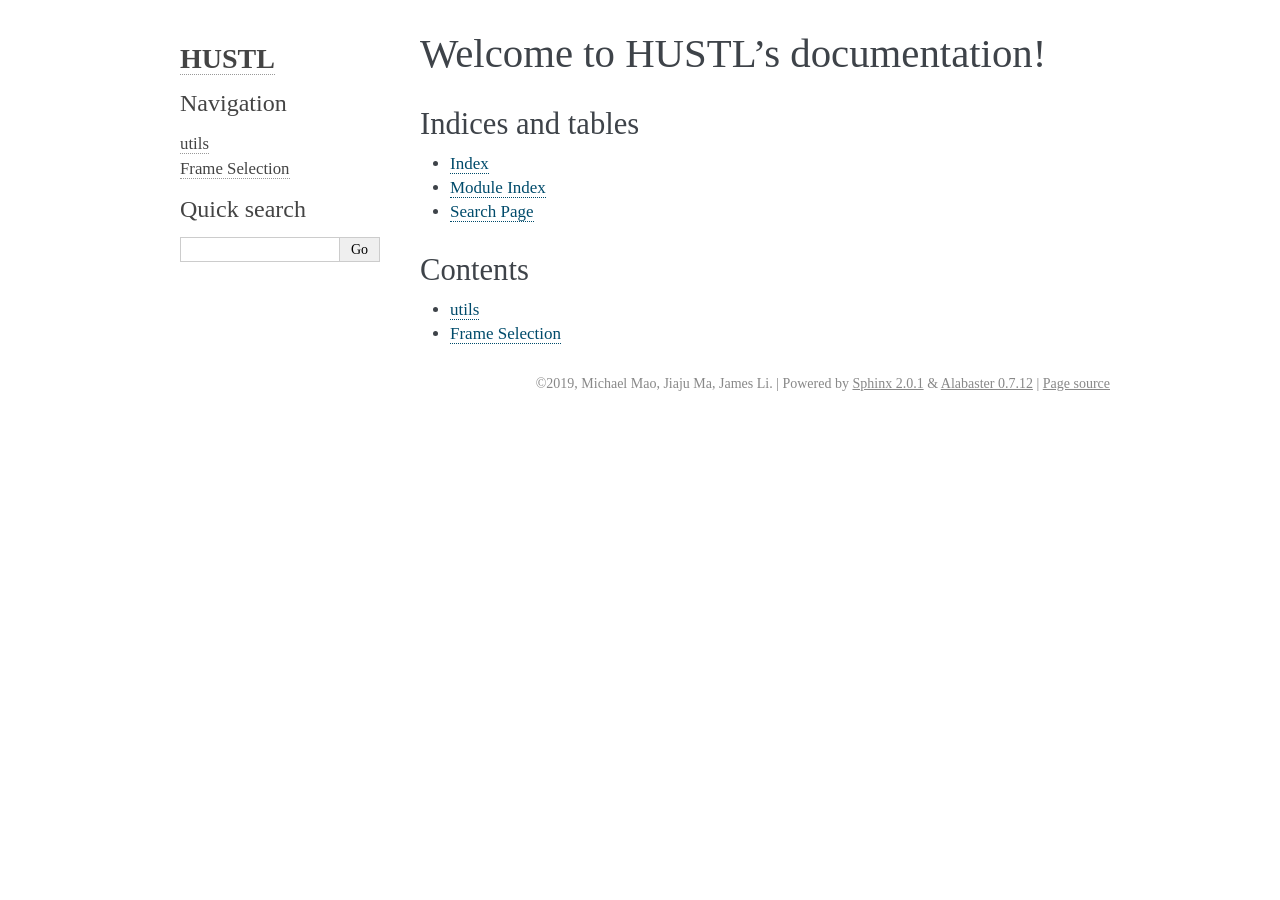
<file: docs/index.html>
<!DOCTYPE html>

<html xmlns="http://www.w3.org/1999/xhtml">
  <head>
    <meta charset="utf-8" />
    <title>Welcome to HUSTL’s documentation! &#8212; HUSTL 0.1 documentation</title>
    <link rel="stylesheet" href="_static/alabaster.css" type="text/css" />
    <link rel="stylesheet" href="_static/pygments.css" type="text/css" />
    <script type="text/javascript" id="documentation_options" data-url_root="./" src="_static/documentation_options.js"></script>
    <script type="text/javascript" src="_static/jquery.js"></script>
    <script type="text/javascript" src="_static/underscore.js"></script>
    <script type="text/javascript" src="_static/doctools.js"></script>
    <script type="text/javascript" src="_static/language_data.js"></script>
    <link rel="canonical" href="michaelmao.me/HUSTL/index.html" />
    <link rel="index" title="Index" href="genindex.html" />
    <link rel="search" title="Search" href="search.html" />
    <link rel="next" title="utils" href="utils.html" />
   
  <link rel="stylesheet" href="_static/custom.css" type="text/css" />
  
  
  <meta name="viewport" content="width=device-width, initial-scale=0.9, maximum-scale=0.9" />

  </head><body>
  

    <div class="document">
      <div class="documentwrapper">
        <div class="bodywrapper">
          

          <div class="body" role="main">
            
  <div class="section" id="welcome-to-hustl-s-documentation">
<h1>Welcome to HUSTL’s documentation!<a class="headerlink" href="#welcome-to-hustl-s-documentation" title="Permalink to this headline">¶</a></h1>
<div class="section" id="indices-and-tables">
<h2>Indices and tables<a class="headerlink" href="#indices-and-tables" title="Permalink to this headline">¶</a></h2>
<ul class="simple">
<li><p><a class="reference internal" href="genindex.html"><span class="std std-ref">Index</span></a></p></li>
<li><p><a class="reference internal" href="py-modindex.html"><span class="std std-ref">Module Index</span></a></p></li>
<li><p><a class="reference internal" href="search.html"><span class="std std-ref">Search Page</span></a></p></li>
</ul>
</div>
<div class="section" id="contents">
<h2>Contents<a class="headerlink" href="#contents" title="Permalink to this headline">¶</a></h2>
<div class="toctree-wrapper compound">
<ul>
<li class="toctree-l1"><a class="reference internal" href="utils.html">utils</a></li>
<li class="toctree-l1"><a class="reference internal" href="frame_selection.html">Frame Selection</a></li>
</ul>
</div>
</div>
</div>


          </div>
          
        </div>
      </div>
      <div class="sphinxsidebar" role="navigation" aria-label="main navigation">
        <div class="sphinxsidebarwrapper">
<h1 class="logo"><a href="#">HUSTL</a></h1>








<h3>Navigation</h3>
<ul>
<li class="toctree-l1"><a class="reference internal" href="utils.html">utils</a></li>
<li class="toctree-l1"><a class="reference internal" href="frame_selection.html">Frame Selection</a></li>
</ul>

<div class="relations">
<h3>Related Topics</h3>
<ul>
  <li><a href="#">Documentation overview</a><ul>
      <li>Next: <a href="utils.html" title="next chapter">utils</a></li>
  </ul></li>
</ul>
</div>
<div id="searchbox" style="display: none" role="search">
  <h3>Quick search</h3>
    <div class="searchformwrapper">
    <form class="search" action="search.html" method="get">
      <input type="text" name="q" />
      <input type="submit" value="Go" />
    </form>
    </div>
</div>
<script type="text/javascript">$('#searchbox').show(0);</script>








        </div>
      </div>
      <div class="clearer"></div>
    </div>
    <div class="footer">
      &copy;2019, Michael Mao, Jiaju Ma, James Li.
      
      |
      Powered by <a href="http://sphinx-doc.org/">Sphinx 2.0.1</a>
      &amp; <a href="https://github.com/bitprophet/alabaster">Alabaster 0.7.12</a>
      
      |
      <a href="_sources/index.rst.txt"
          rel="nofollow">Page source</a>
    </div>

    

    
  </body>
</html>
</file>
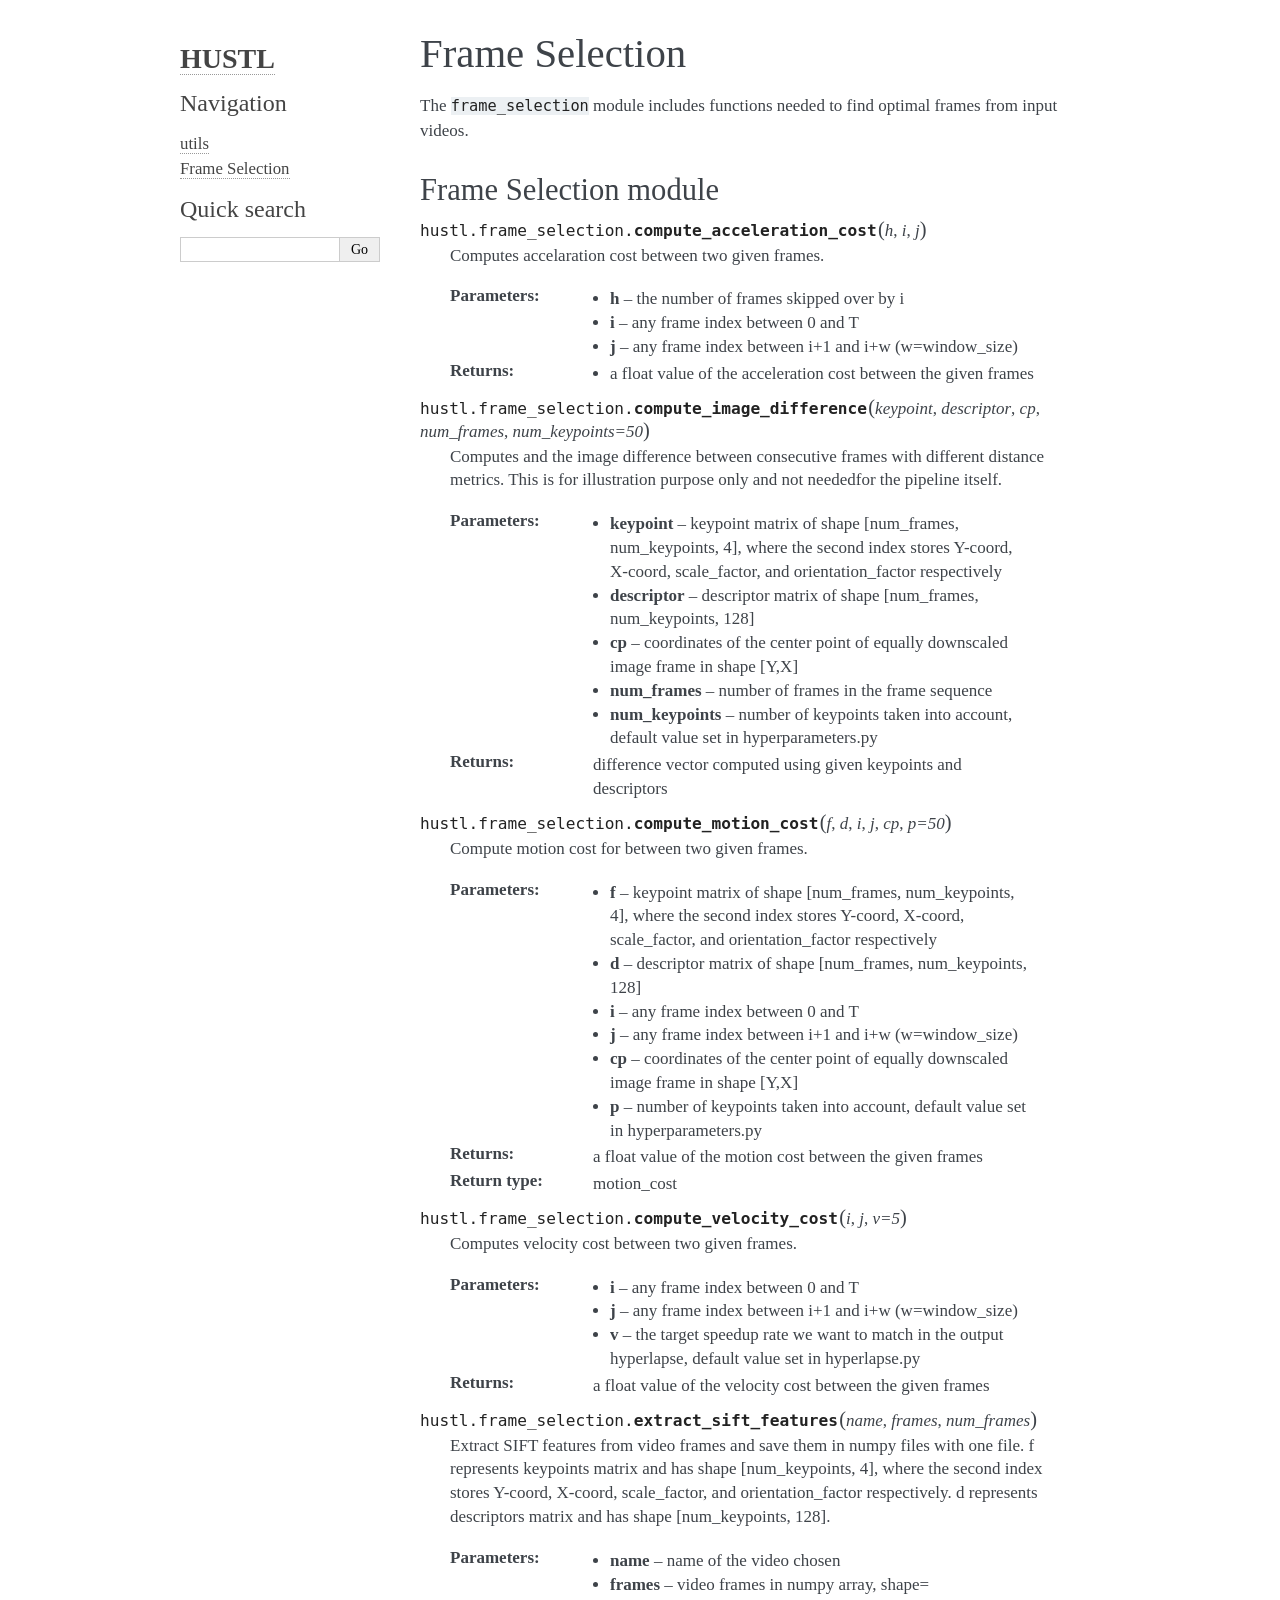
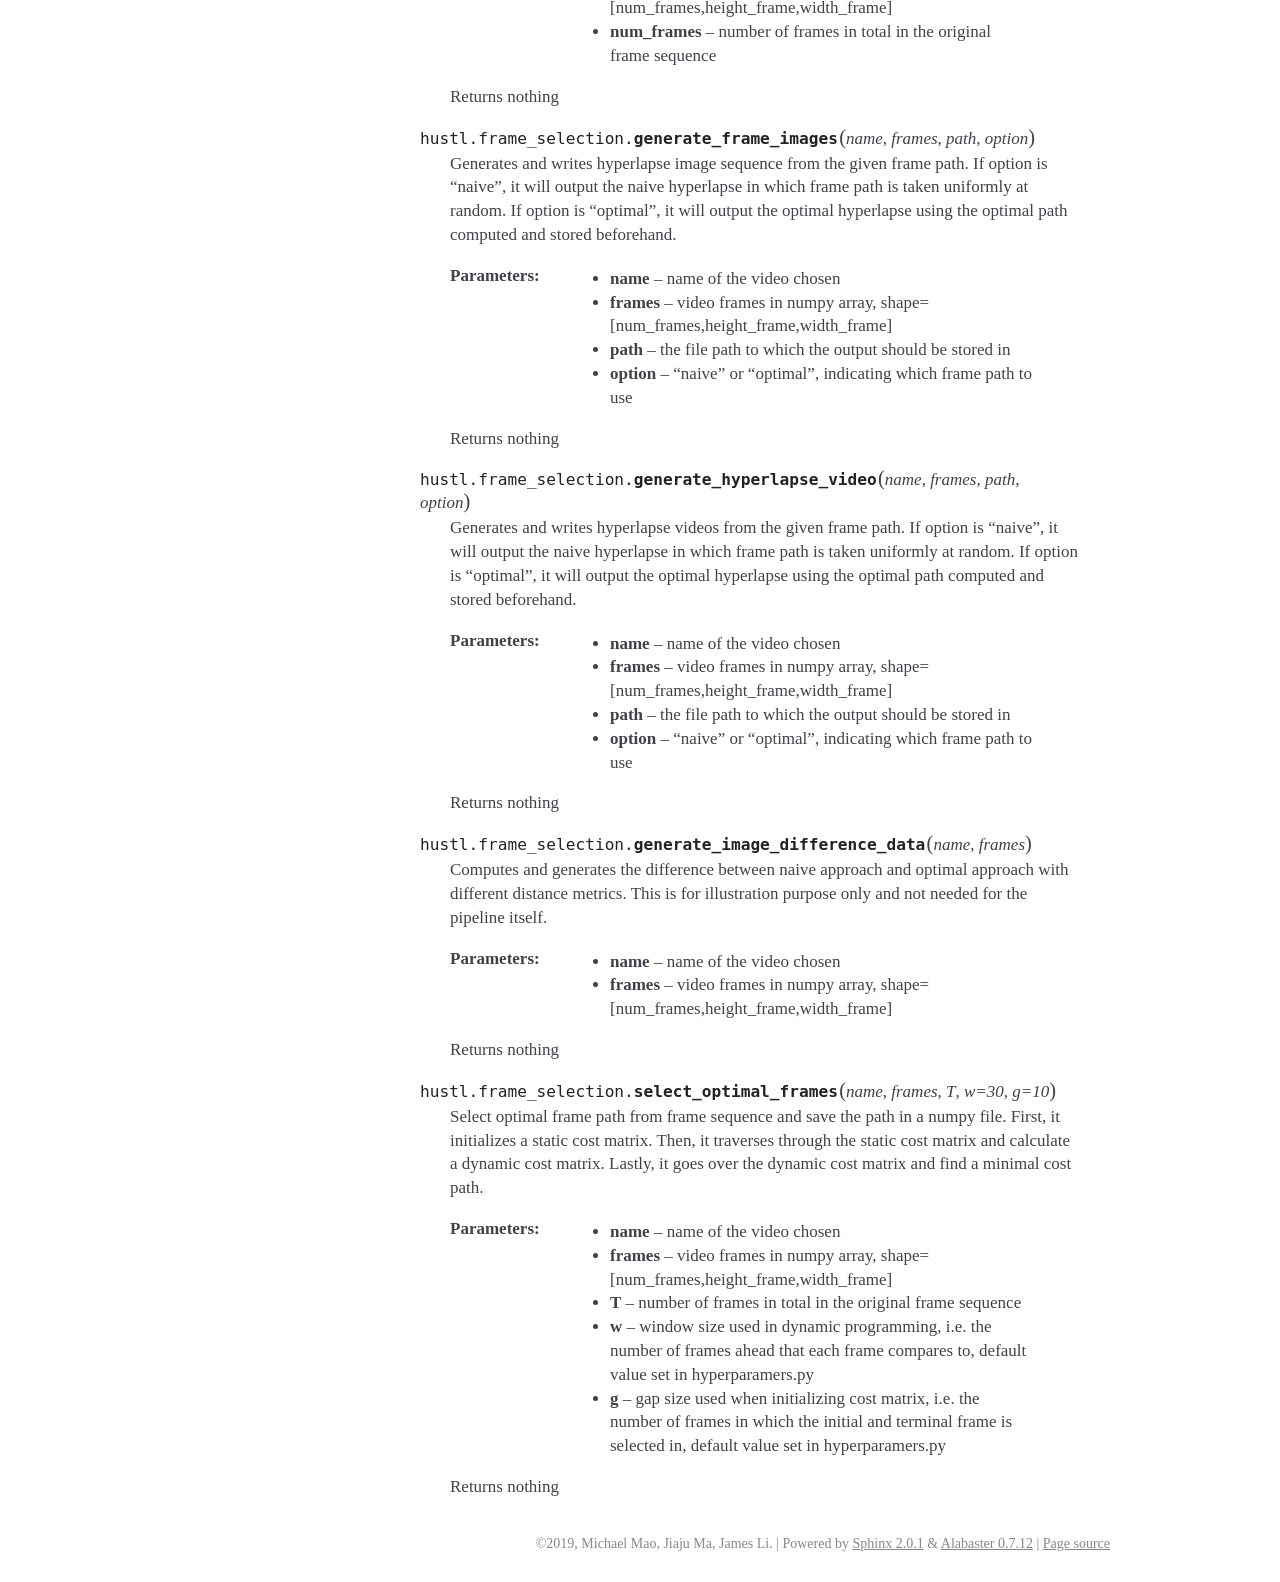
<file: docs/frame_selection.html>
<!DOCTYPE html>

<html xmlns="http://www.w3.org/1999/xhtml">
  <head>
    <meta charset="utf-8" />
    <title>Frame Selection &#8212; HUSTL 0.1 documentation</title>
    <link rel="stylesheet" href="_static/alabaster.css" type="text/css" />
    <link rel="stylesheet" href="_static/pygments.css" type="text/css" />
    <script type="text/javascript" id="documentation_options" data-url_root="./" src="_static/documentation_options.js"></script>
    <script type="text/javascript" src="_static/jquery.js"></script>
    <script type="text/javascript" src="_static/underscore.js"></script>
    <script type="text/javascript" src="_static/doctools.js"></script>
    <script type="text/javascript" src="_static/language_data.js"></script>
    <link rel="canonical" href="michaelmao.me/HUSTL/frame_selection.html" />
    <link rel="index" title="Index" href="genindex.html" />
    <link rel="search" title="Search" href="search.html" />
    <link rel="prev" title="utils" href="utils.html" />
   
  <link rel="stylesheet" href="_static/custom.css" type="text/css" />
  
  
  <meta name="viewport" content="width=device-width, initial-scale=0.9, maximum-scale=0.9" />

  </head><body>
  

    <div class="document">
      <div class="documentwrapper">
        <div class="bodywrapper">
          

          <div class="body" role="main">
            
  <div class="section" id="frame-selection">
<h1>Frame Selection<a class="headerlink" href="#frame-selection" title="Permalink to this headline">¶</a></h1>
<p>The <code class="code docutils literal notranslate"><span class="pre">frame_selection</span></code> module includes functions needed to find optimal frames from input videos.</p>
<div class="section" id="module-hustl.frame_selection">
<span id="frame-selection-module"></span><h2>Frame Selection module<a class="headerlink" href="#module-hustl.frame_selection" title="Permalink to this headline">¶</a></h2>
<dl class="function">
<dt id="hustl.frame_selection.compute_acceleration_cost">
<code class="descclassname">hustl.frame_selection.</code><code class="descname">compute_acceleration_cost</code><span class="sig-paren">(</span><em>h</em>, <em>i</em>, <em>j</em><span class="sig-paren">)</span><a class="headerlink" href="#hustl.frame_selection.compute_acceleration_cost" title="Permalink to this definition">¶</a></dt>
<dd><p>Computes accelaration cost between two given frames.</p>
<dl class="field-list simple">
<dt class="field-odd">Parameters</dt>
<dd class="field-odd"><ul class="simple">
<li><p><strong>h</strong> – the number of frames skipped over by i</p></li>
<li><p><strong>i</strong> – any frame index between 0 and T</p></li>
<li><p><strong>j</strong> – any frame index between i+1 and i+w (w=window_size)</p></li>
</ul>
</dd>
<dt class="field-even">Returns</dt>
<dd class="field-even"><p><ul class="simple">
<li><p>a float value of the acceleration cost between the given frames</p></li>
</ul>
</p>
</dd>
</dl>
</dd></dl>

<dl class="function">
<dt id="hustl.frame_selection.compute_image_difference">
<code class="descclassname">hustl.frame_selection.</code><code class="descname">compute_image_difference</code><span class="sig-paren">(</span><em>keypoint</em>, <em>descriptor</em>, <em>cp</em>, <em>num_frames</em>, <em>num_keypoints=50</em><span class="sig-paren">)</span><a class="headerlink" href="#hustl.frame_selection.compute_image_difference" title="Permalink to this definition">¶</a></dt>
<dd><p>Computes and the image difference between consecutive frames with different distance metrics.
This is for illustration purpose only and not neededfor the pipeline itself.</p>
<dl class="field-list simple">
<dt class="field-odd">Parameters</dt>
<dd class="field-odd"><ul class="simple">
<li><p><strong>keypoint</strong> – keypoint matrix of shape [num_frames, num_keypoints, 4], where the second index stores
Y-coord, X-coord, scale_factor, and orientation_factor respectively</p></li>
<li><p><strong>descriptor</strong> – descriptor matrix of shape [num_frames, num_keypoints, 128]</p></li>
<li><p><strong>cp</strong> – coordinates of the center point of equally downscaled image frame in shape [Y,X]</p></li>
<li><p><strong>num_frames</strong> – number of frames in the frame sequence</p></li>
<li><p><strong>num_keypoints</strong> – number of keypoints taken into account, default value set in hyperparameters.py</p></li>
</ul>
</dd>
<dt class="field-even">Returns</dt>
<dd class="field-even"><p>difference vector computed using given keypoints and descriptors</p>
</dd>
</dl>
</dd></dl>

<dl class="function">
<dt id="hustl.frame_selection.compute_motion_cost">
<code class="descclassname">hustl.frame_selection.</code><code class="descname">compute_motion_cost</code><span class="sig-paren">(</span><em>f</em>, <em>d</em>, <em>i</em>, <em>j</em>, <em>cp</em>, <em>p=50</em><span class="sig-paren">)</span><a class="headerlink" href="#hustl.frame_selection.compute_motion_cost" title="Permalink to this definition">¶</a></dt>
<dd><p>Compute motion cost for between two given frames.</p>
<dl class="field-list simple">
<dt class="field-odd">Parameters</dt>
<dd class="field-odd"><ul class="simple">
<li><p><strong>f</strong> – keypoint matrix of shape [num_frames, num_keypoints, 4], where the second index stores
Y-coord, X-coord, scale_factor, and orientation_factor respectively</p></li>
<li><p><strong>d</strong> – descriptor matrix of shape [num_frames, num_keypoints, 128]</p></li>
<li><p><strong>i</strong> – any frame index between 0 and T</p></li>
<li><p><strong>j</strong> – any frame index between i+1 and i+w (w=window_size)</p></li>
<li><p><strong>cp</strong> – coordinates of the center point of equally downscaled image frame in shape [Y,X]</p></li>
<li><p><strong>p</strong> – number of keypoints taken into account, default value set in hyperparameters.py</p></li>
</ul>
</dd>
<dt class="field-even">Returns</dt>
<dd class="field-even"><p>a float value of the motion cost between the given frames</p>
</dd>
<dt class="field-odd">Return type</dt>
<dd class="field-odd"><p>motion_cost</p>
</dd>
</dl>
</dd></dl>

<dl class="function">
<dt id="hustl.frame_selection.compute_velocity_cost">
<code class="descclassname">hustl.frame_selection.</code><code class="descname">compute_velocity_cost</code><span class="sig-paren">(</span><em>i</em>, <em>j</em>, <em>v=5</em><span class="sig-paren">)</span><a class="headerlink" href="#hustl.frame_selection.compute_velocity_cost" title="Permalink to this definition">¶</a></dt>
<dd><p>Computes velocity cost between two given frames.</p>
<dl class="field-list simple">
<dt class="field-odd">Parameters</dt>
<dd class="field-odd"><ul class="simple">
<li><p><strong>i</strong> – any frame index between 0 and T</p></li>
<li><p><strong>j</strong> – any frame index between i+1 and i+w (w=window_size)</p></li>
<li><p><strong>v</strong> – the target speedup rate we want to match in the output hyperlapse,
default value set in hyperlapse.py</p></li>
</ul>
</dd>
<dt class="field-even">Returns</dt>
<dd class="field-even"><p>a float value of the velocity cost between the given frames</p>
</dd>
</dl>
</dd></dl>

<dl class="function">
<dt id="hustl.frame_selection.extract_sift_features">
<code class="descclassname">hustl.frame_selection.</code><code class="descname">extract_sift_features</code><span class="sig-paren">(</span><em>name</em>, <em>frames</em>, <em>num_frames</em><span class="sig-paren">)</span><a class="headerlink" href="#hustl.frame_selection.extract_sift_features" title="Permalink to this definition">¶</a></dt>
<dd><p>Extract SIFT features from video frames and save them in numpy files with one file.
f represents keypoints matrix and has shape [num_keypoints, 4], where the second index stores
Y-coord, X-coord, scale_factor, and orientation_factor respectively.
d represents descriptors matrix and has shape [num_keypoints, 128].</p>
<dl class="field-list simple">
<dt class="field-odd">Parameters</dt>
<dd class="field-odd"><ul class="simple">
<li><p><strong>name</strong> – name of the video chosen</p></li>
<li><p><strong>frames</strong> – video frames in numpy array, shape=[num_frames,height_frame,width_frame]</p></li>
<li><p><strong>num_frames</strong> – number of frames in total in the original frame sequence</p></li>
</ul>
</dd>
</dl>
<p>Returns nothing</p>
</dd></dl>

<dl class="function">
<dt id="hustl.frame_selection.generate_frame_images">
<code class="descclassname">hustl.frame_selection.</code><code class="descname">generate_frame_images</code><span class="sig-paren">(</span><em>name</em>, <em>frames</em>, <em>path</em>, <em>option</em><span class="sig-paren">)</span><a class="headerlink" href="#hustl.frame_selection.generate_frame_images" title="Permalink to this definition">¶</a></dt>
<dd><p>Generates and writes hyperlapse image sequence from the given frame path.
If option is “naive”, it will output the naive hyperlapse in which frame path is taken
uniformly at random. If option is “optimal”, it will output the optimal hyperlapse using
the optimal path computed and stored beforehand.</p>
<dl class="field-list simple">
<dt class="field-odd">Parameters</dt>
<dd class="field-odd"><ul class="simple">
<li><p><strong>name</strong> – name of the video chosen</p></li>
<li><p><strong>frames</strong> – video frames in numpy array, shape=[num_frames,height_frame,width_frame]</p></li>
<li><p><strong>path</strong> – the file path to which the output should be stored in</p></li>
<li><p><strong>option</strong> – “naive” or “optimal”, indicating which frame path to use</p></li>
</ul>
</dd>
</dl>
<p>Returns nothing</p>
</dd></dl>

<dl class="function">
<dt id="hustl.frame_selection.generate_hyperlapse_video">
<code class="descclassname">hustl.frame_selection.</code><code class="descname">generate_hyperlapse_video</code><span class="sig-paren">(</span><em>name</em>, <em>frames</em>, <em>path</em>, <em>option</em><span class="sig-paren">)</span><a class="headerlink" href="#hustl.frame_selection.generate_hyperlapse_video" title="Permalink to this definition">¶</a></dt>
<dd><p>Generates and writes hyperlapse videos from the given frame path.
If option is “naive”, it will output the naive hyperlapse in which frame path is taken
uniformly at random. If option is “optimal”, it will output the optimal hyperlapse using
the optimal path computed and stored beforehand.</p>
<dl class="field-list simple">
<dt class="field-odd">Parameters</dt>
<dd class="field-odd"><ul class="simple">
<li><p><strong>name</strong> – name of the video chosen</p></li>
<li><p><strong>frames</strong> – video frames in numpy array, shape=[num_frames,height_frame,width_frame]</p></li>
<li><p><strong>path</strong> – the file path to which the output should be stored in</p></li>
<li><p><strong>option</strong> – “naive” or “optimal”, indicating which frame path to use</p></li>
</ul>
</dd>
</dl>
<p>Returns nothing</p>
</dd></dl>

<dl class="function">
<dt id="hustl.frame_selection.generate_image_difference_data">
<code class="descclassname">hustl.frame_selection.</code><code class="descname">generate_image_difference_data</code><span class="sig-paren">(</span><em>name</em>, <em>frames</em><span class="sig-paren">)</span><a class="headerlink" href="#hustl.frame_selection.generate_image_difference_data" title="Permalink to this definition">¶</a></dt>
<dd><p>Computes and generates the difference between naive approach and optimal approach
with different distance metrics. This is for illustration purpose only and not needed
for the pipeline itself.</p>
<dl class="field-list simple">
<dt class="field-odd">Parameters</dt>
<dd class="field-odd"><ul class="simple">
<li><p><strong>name</strong> – name of the video chosen</p></li>
<li><p><strong>frames</strong> – video frames in numpy array, shape=[num_frames,height_frame,width_frame]</p></li>
</ul>
</dd>
</dl>
<p>Returns nothing</p>
</dd></dl>

<dl class="function">
<dt id="hustl.frame_selection.select_optimal_frames">
<code class="descclassname">hustl.frame_selection.</code><code class="descname">select_optimal_frames</code><span class="sig-paren">(</span><em>name</em>, <em>frames</em>, <em>T</em>, <em>w=30</em>, <em>g=10</em><span class="sig-paren">)</span><a class="headerlink" href="#hustl.frame_selection.select_optimal_frames" title="Permalink to this definition">¶</a></dt>
<dd><p>Select optimal frame path from frame sequence and save the path in a numpy file.
First, it initializes a static cost matrix. Then, it traverses through the static cost
matrix and calculate a dynamic cost matrix. Lastly, it goes over the dynamic cost matrix
and find a minimal cost path.</p>
<dl class="field-list simple">
<dt class="field-odd">Parameters</dt>
<dd class="field-odd"><ul class="simple">
<li><p><strong>name</strong> – name of the video chosen</p></li>
<li><p><strong>frames</strong> – video frames in numpy array, shape=[num_frames,height_frame,width_frame]</p></li>
<li><p><strong>T</strong> – number of frames in total in the original frame sequence</p></li>
<li><p><strong>w</strong> – window size used in dynamic programming, i.e. the number of frames ahead that each
frame compares to, default value set in hyperparamers.py</p></li>
<li><p><strong>g</strong> – gap size used when initializing cost matrix, i.e. the number of frames in which the
initial and terminal frame is selected in, default value set in hyperparamers.py</p></li>
</ul>
</dd>
</dl>
<p>Returns nothing</p>
</dd></dl>

</div>
</div>


          </div>
          
        </div>
      </div>
      <div class="sphinxsidebar" role="navigation" aria-label="main navigation">
        <div class="sphinxsidebarwrapper">
<h1 class="logo"><a href="index.html">HUSTL</a></h1>








<h3>Navigation</h3>
<ul class="current">
<li class="toctree-l1"><a class="reference internal" href="utils.html">utils</a></li>
<li class="toctree-l1 current"><a class="current reference internal" href="#">Frame Selection</a></li>
</ul>

<div class="relations">
<h3>Related Topics</h3>
<ul>
  <li><a href="index.html">Documentation overview</a><ul>
      <li>Previous: <a href="utils.html" title="previous chapter">utils</a></li>
  </ul></li>
</ul>
</div>
<div id="searchbox" style="display: none" role="search">
  <h3>Quick search</h3>
    <div class="searchformwrapper">
    <form class="search" action="search.html" method="get">
      <input type="text" name="q" />
      <input type="submit" value="Go" />
    </form>
    </div>
</div>
<script type="text/javascript">$('#searchbox').show(0);</script>








        </div>
      </div>
      <div class="clearer"></div>
    </div>
    <div class="footer">
      &copy;2019, Michael Mao, Jiaju Ma, James Li.
      
      |
      Powered by <a href="http://sphinx-doc.org/">Sphinx 2.0.1</a>
      &amp; <a href="https://github.com/bitprophet/alabaster">Alabaster 0.7.12</a>
      
      |
      <a href="_sources/frame_selection.rst.txt"
          rel="nofollow">Page source</a>
    </div>

    

    
  </body>
</html>
</file>
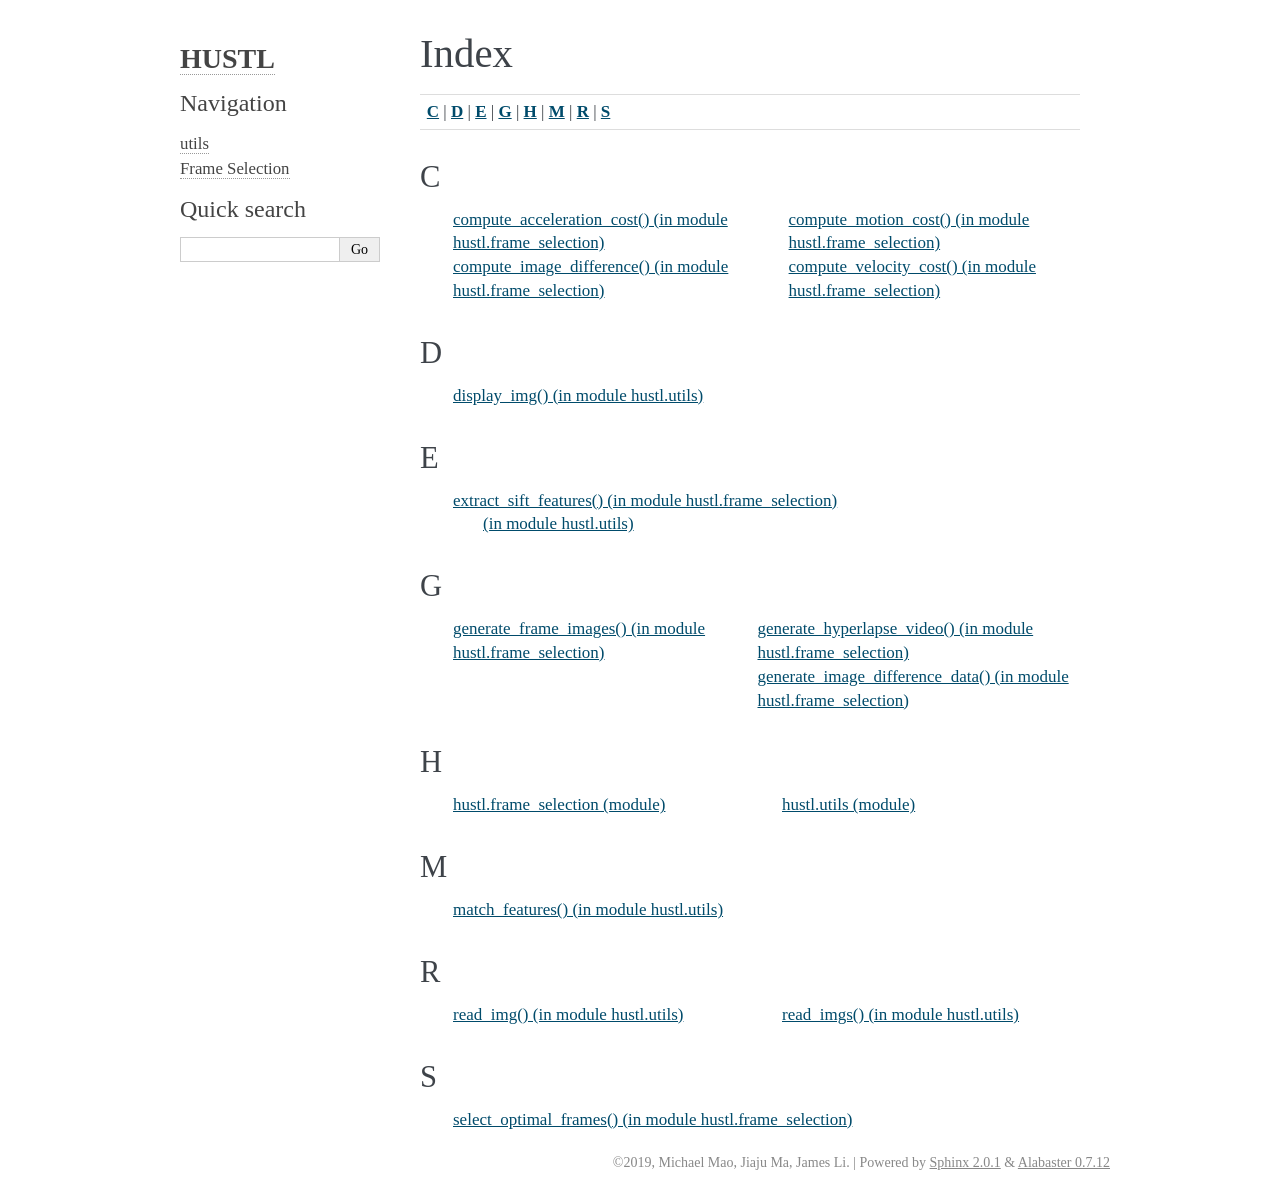
<file: docs/genindex.html>
<!DOCTYPE html>

<html xmlns="http://www.w3.org/1999/xhtml">
  <head>
    <meta charset="utf-8" />
    <title>Index &#8212; HUSTL 0.1 documentation</title>
    <link rel="stylesheet" href="_static/alabaster.css" type="text/css" />
    <link rel="stylesheet" href="_static/pygments.css" type="text/css" />
    <script type="text/javascript" id="documentation_options" data-url_root="./" src="_static/documentation_options.js"></script>
    <script type="text/javascript" src="_static/jquery.js"></script>
    <script type="text/javascript" src="_static/underscore.js"></script>
    <script type="text/javascript" src="_static/doctools.js"></script>
    <script type="text/javascript" src="_static/language_data.js"></script>
    <link rel="canonical" href="michaelmao.me/HUSTL/genindex.html" />
    <link rel="index" title="Index" href="#" />
    <link rel="search" title="Search" href="search.html" />
   
  <link rel="stylesheet" href="_static/custom.css" type="text/css" />
  
  
  <meta name="viewport" content="width=device-width, initial-scale=0.9, maximum-scale=0.9" />

  </head><body>
  

    <div class="document">
      <div class="documentwrapper">
        <div class="bodywrapper">
          

          <div class="body" role="main">
            

<h1 id="index">Index</h1>

<div class="genindex-jumpbox">
 <a href="#C"><strong>C</strong></a>
 | <a href="#D"><strong>D</strong></a>
 | <a href="#E"><strong>E</strong></a>
 | <a href="#G"><strong>G</strong></a>
 | <a href="#H"><strong>H</strong></a>
 | <a href="#M"><strong>M</strong></a>
 | <a href="#R"><strong>R</strong></a>
 | <a href="#S"><strong>S</strong></a>
 
</div>
<h2 id="C">C</h2>
<table style="width: 100%" class="indextable genindextable"><tr>
  <td style="width: 33%; vertical-align: top;"><ul>
      <li><a href="frame_selection.html#hustl.frame_selection.compute_acceleration_cost">compute_acceleration_cost() (in module hustl.frame_selection)</a>
</li>
      <li><a href="frame_selection.html#hustl.frame_selection.compute_image_difference">compute_image_difference() (in module hustl.frame_selection)</a>
</li>
  </ul></td>
  <td style="width: 33%; vertical-align: top;"><ul>
      <li><a href="frame_selection.html#hustl.frame_selection.compute_motion_cost">compute_motion_cost() (in module hustl.frame_selection)</a>
</li>
      <li><a href="frame_selection.html#hustl.frame_selection.compute_velocity_cost">compute_velocity_cost() (in module hustl.frame_selection)</a>
</li>
  </ul></td>
</tr></table>

<h2 id="D">D</h2>
<table style="width: 100%" class="indextable genindextable"><tr>
  <td style="width: 33%; vertical-align: top;"><ul>
      <li><a href="utils.html#hustl.utils.display_img">display_img() (in module hustl.utils)</a>
</li>
  </ul></td>
</tr></table>

<h2 id="E">E</h2>
<table style="width: 100%" class="indextable genindextable"><tr>
  <td style="width: 33%; vertical-align: top;"><ul>
      <li><a href="frame_selection.html#hustl.frame_selection.extract_sift_features">extract_sift_features() (in module hustl.frame_selection)</a>

      <ul>
        <li><a href="utils.html#hustl.utils.extract_sift_features">(in module hustl.utils)</a>
</li>
      </ul></li>
  </ul></td>
</tr></table>

<h2 id="G">G</h2>
<table style="width: 100%" class="indextable genindextable"><tr>
  <td style="width: 33%; vertical-align: top;"><ul>
      <li><a href="frame_selection.html#hustl.frame_selection.generate_frame_images">generate_frame_images() (in module hustl.frame_selection)</a>
</li>
  </ul></td>
  <td style="width: 33%; vertical-align: top;"><ul>
      <li><a href="frame_selection.html#hustl.frame_selection.generate_hyperlapse_video">generate_hyperlapse_video() (in module hustl.frame_selection)</a>
</li>
      <li><a href="frame_selection.html#hustl.frame_selection.generate_image_difference_data">generate_image_difference_data() (in module hustl.frame_selection)</a>
</li>
  </ul></td>
</tr></table>

<h2 id="H">H</h2>
<table style="width: 100%" class="indextable genindextable"><tr>
  <td style="width: 33%; vertical-align: top;"><ul>
      <li><a href="frame_selection.html#module-hustl.frame_selection">hustl.frame_selection (module)</a>
</li>
  </ul></td>
  <td style="width: 33%; vertical-align: top;"><ul>
      <li><a href="utils.html#module-hustl.utils">hustl.utils (module)</a>
</li>
  </ul></td>
</tr></table>

<h2 id="M">M</h2>
<table style="width: 100%" class="indextable genindextable"><tr>
  <td style="width: 33%; vertical-align: top;"><ul>
      <li><a href="utils.html#hustl.utils.match_features">match_features() (in module hustl.utils)</a>
</li>
  </ul></td>
</tr></table>

<h2 id="R">R</h2>
<table style="width: 100%" class="indextable genindextable"><tr>
  <td style="width: 33%; vertical-align: top;"><ul>
      <li><a href="utils.html#hustl.utils.read_img">read_img() (in module hustl.utils)</a>
</li>
  </ul></td>
  <td style="width: 33%; vertical-align: top;"><ul>
      <li><a href="utils.html#hustl.utils.read_imgs">read_imgs() (in module hustl.utils)</a>
</li>
  </ul></td>
</tr></table>

<h2 id="S">S</h2>
<table style="width: 100%" class="indextable genindextable"><tr>
  <td style="width: 33%; vertical-align: top;"><ul>
      <li><a href="frame_selection.html#hustl.frame_selection.select_optimal_frames">select_optimal_frames() (in module hustl.frame_selection)</a>
</li>
  </ul></td>
</tr></table>



          </div>
          
        </div>
      </div>
      <div class="sphinxsidebar" role="navigation" aria-label="main navigation">
        <div class="sphinxsidebarwrapper">
<h1 class="logo"><a href="index.html">HUSTL</a></h1>








<h3>Navigation</h3>
<ul>
<li class="toctree-l1"><a class="reference internal" href="utils.html">utils</a></li>
<li class="toctree-l1"><a class="reference internal" href="frame_selection.html">Frame Selection</a></li>
</ul>

<div class="relations">
<h3>Related Topics</h3>
<ul>
  <li><a href="index.html">Documentation overview</a><ul>
  </ul></li>
</ul>
</div>
<div id="searchbox" style="display: none" role="search">
  <h3>Quick search</h3>
    <div class="searchformwrapper">
    <form class="search" action="search.html" method="get">
      <input type="text" name="q" />
      <input type="submit" value="Go" />
    </form>
    </div>
</div>
<script type="text/javascript">$('#searchbox').show(0);</script>








        </div>
      </div>
      <div class="clearer"></div>
    </div>
    <div class="footer">
      &copy;2019, Michael Mao, Jiaju Ma, James Li.
      
      |
      Powered by <a href="http://sphinx-doc.org/">Sphinx 2.0.1</a>
      &amp; <a href="https://github.com/bitprophet/alabaster">Alabaster 0.7.12</a>
      
    </div>

    

    
  </body>
</html>
</file>
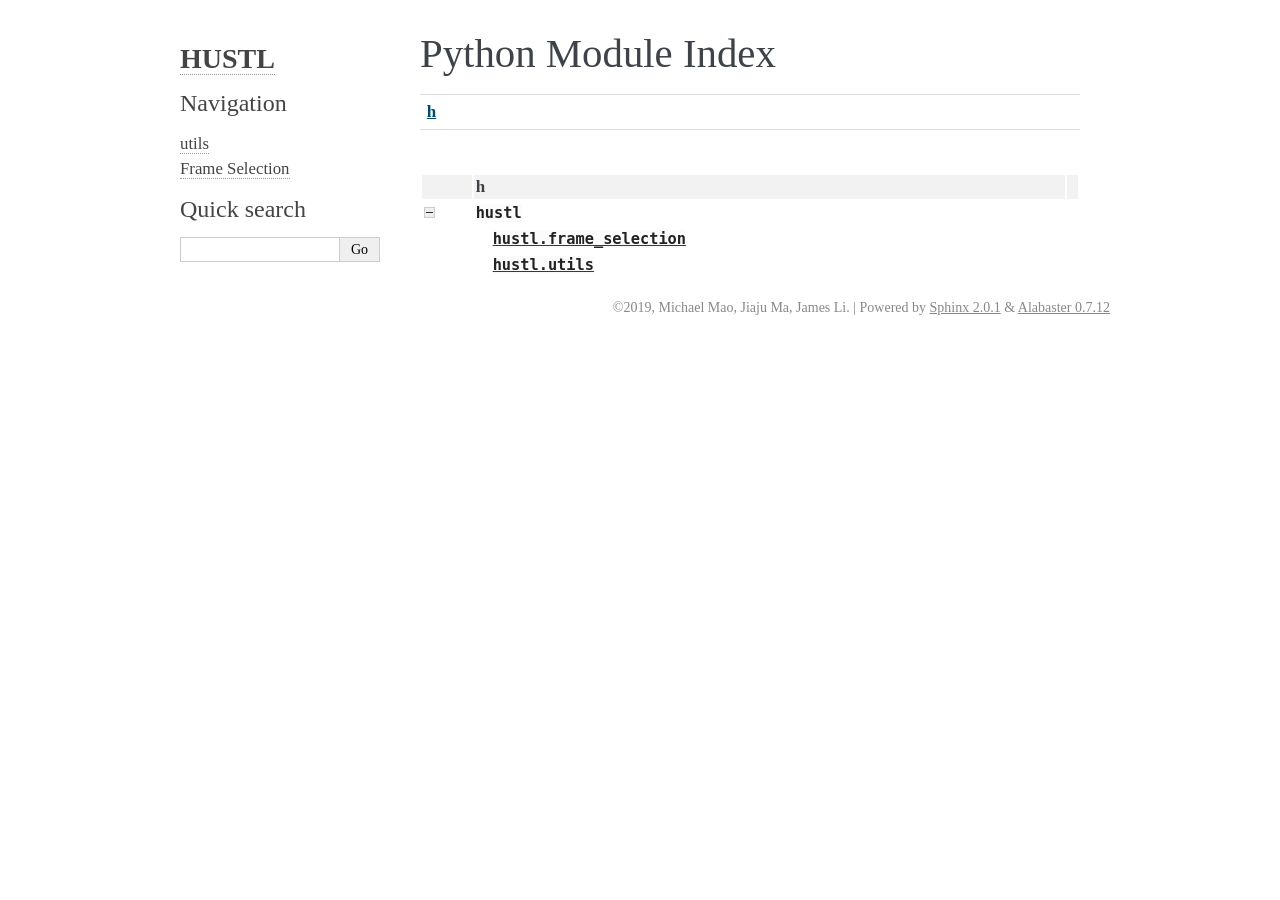
<file: docs/py-modindex.html>
<!DOCTYPE html>

<html xmlns="http://www.w3.org/1999/xhtml">
  <head>
    <meta charset="utf-8" />
    <title>Python Module Index &#8212; HUSTL 0.1 documentation</title>
    <link rel="stylesheet" href="_static/alabaster.css" type="text/css" />
    <link rel="stylesheet" href="_static/pygments.css" type="text/css" />
    <script type="text/javascript" id="documentation_options" data-url_root="./" src="_static/documentation_options.js"></script>
    <script type="text/javascript" src="_static/jquery.js"></script>
    <script type="text/javascript" src="_static/underscore.js"></script>
    <script type="text/javascript" src="_static/doctools.js"></script>
    <script type="text/javascript" src="_static/language_data.js"></script>
    <link rel="canonical" href="michaelmao.me/HUSTL/py-modindex.html" />
    <link rel="index" title="Index" href="genindex.html" />
    <link rel="search" title="Search" href="search.html" />

   
  <link rel="stylesheet" href="_static/custom.css" type="text/css" />
  
  
  <meta name="viewport" content="width=device-width, initial-scale=0.9, maximum-scale=0.9" />



  </head><body>
  

    <div class="document">
      <div class="documentwrapper">
        <div class="bodywrapper">
          

          <div class="body" role="main">
            

   <h1>Python Module Index</h1>

   <div class="modindex-jumpbox">
   <a href="#cap-h"><strong>h</strong></a>
   </div>

   <table class="indextable modindextable">
     <tr class="pcap"><td></td><td>&#160;</td><td></td></tr>
     <tr class="cap" id="cap-h"><td></td><td>
       <strong>h</strong></td><td></td></tr>
     <tr>
       <td><img src="_static/minus.png" class="toggler"
              id="toggle-1" style="display: none" alt="-" /></td>
       <td>
       <code class="xref">hustl</code></td><td>
       <em></em></td></tr>
     <tr class="cg-1">
       <td></td>
       <td>&#160;&#160;&#160;
       <a href="frame_selection.html#module-hustl.frame_selection"><code class="xref">hustl.frame_selection</code></a></td><td>
       <em></em></td></tr>
     <tr class="cg-1">
       <td></td>
       <td>&#160;&#160;&#160;
       <a href="utils.html#module-hustl.utils"><code class="xref">hustl.utils</code></a></td><td>
       <em></em></td></tr>
   </table>


          </div>
          
        </div>
      </div>
      <div class="sphinxsidebar" role="navigation" aria-label="main navigation">
        <div class="sphinxsidebarwrapper">
<h1 class="logo"><a href="index.html">HUSTL</a></h1>








<h3>Navigation</h3>
<ul>
<li class="toctree-l1"><a class="reference internal" href="utils.html">utils</a></li>
<li class="toctree-l1"><a class="reference internal" href="frame_selection.html">Frame Selection</a></li>
</ul>

<div class="relations">
<h3>Related Topics</h3>
<ul>
  <li><a href="index.html">Documentation overview</a><ul>
  </ul></li>
</ul>
</div>
<div id="searchbox" style="display: none" role="search">
  <h3>Quick search</h3>
    <div class="searchformwrapper">
    <form class="search" action="search.html" method="get">
      <input type="text" name="q" />
      <input type="submit" value="Go" />
    </form>
    </div>
</div>
<script type="text/javascript">$('#searchbox').show(0);</script>








        </div>
      </div>
      <div class="clearer"></div>
    </div>
    <div class="footer">
      &copy;2019, Michael Mao, Jiaju Ma, James Li.
      
      |
      Powered by <a href="http://sphinx-doc.org/">Sphinx 2.0.1</a>
      &amp; <a href="https://github.com/bitprophet/alabaster">Alabaster 0.7.12</a>
      
    </div>

    

    
  </body>
</html>
</file>
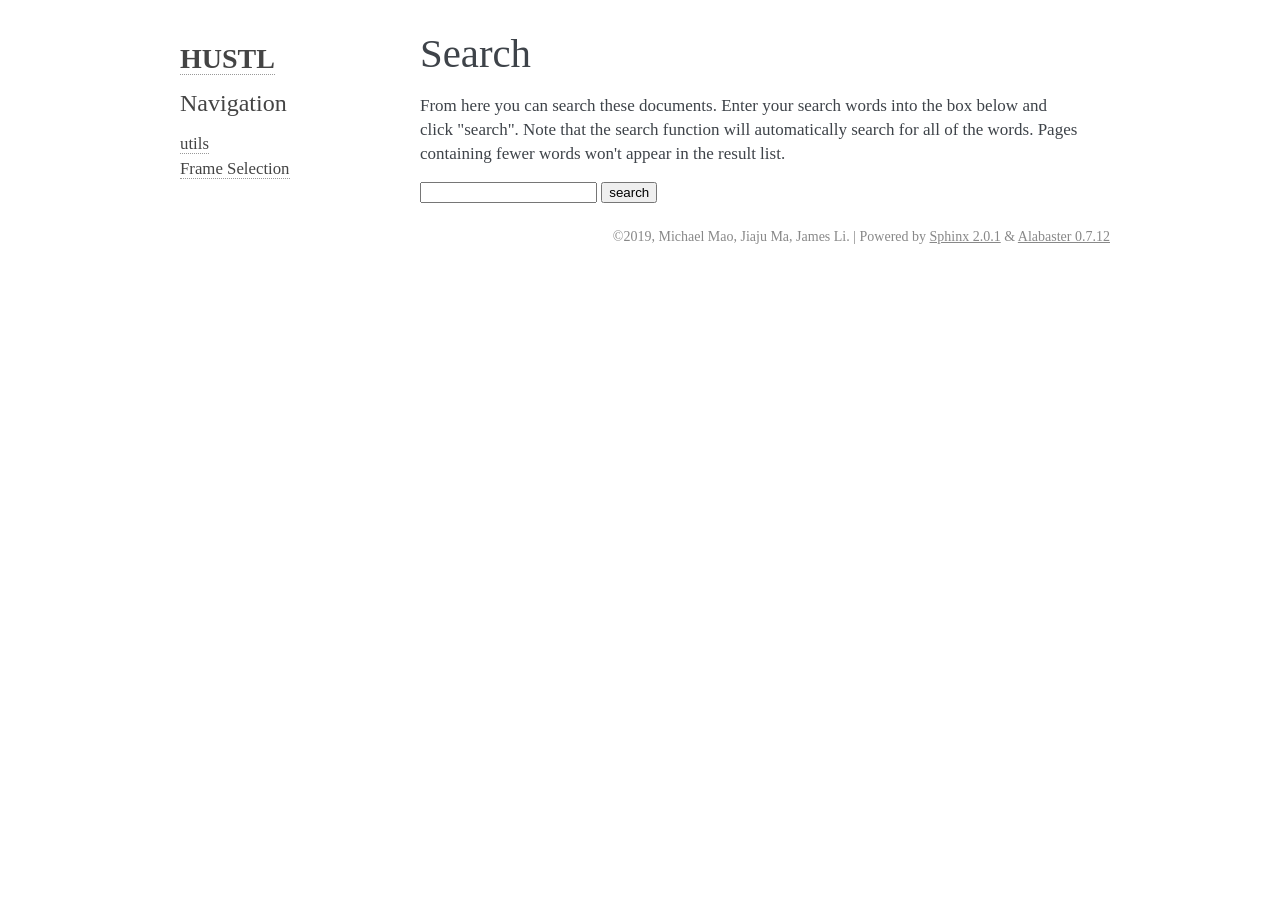
<file: docs/search.html>
<!DOCTYPE html>

<html xmlns="http://www.w3.org/1999/xhtml">
  <head>
    <meta charset="utf-8" />
    <title>Search &#8212; HUSTL 0.1 documentation</title>
    <link rel="stylesheet" href="_static/alabaster.css" type="text/css" />
    <link rel="stylesheet" href="_static/pygments.css" type="text/css" />
    
    <script type="text/javascript" id="documentation_options" data-url_root="./" src="_static/documentation_options.js"></script>
    <script type="text/javascript" src="_static/jquery.js"></script>
    <script type="text/javascript" src="_static/underscore.js"></script>
    <script type="text/javascript" src="_static/doctools.js"></script>
    <script type="text/javascript" src="_static/language_data.js"></script>
    <script type="text/javascript" src="_static/searchtools.js"></script>
    <link rel="canonical" href="michaelmao.me/HUSTL/search.html" />
    <link rel="index" title="Index" href="genindex.html" />
    <link rel="search" title="Search" href="#" />
  <script type="text/javascript" src="searchindex.js" defer></script>
  
   
  <link rel="stylesheet" href="_static/custom.css" type="text/css" />
  
  
  <meta name="viewport" content="width=device-width, initial-scale=0.9, maximum-scale=0.9" />


  </head><body>
  

    <div class="document">
      <div class="documentwrapper">
        <div class="bodywrapper">
          

          <div class="body" role="main">
            
  <h1 id="search-documentation">Search</h1>
  <div id="fallback" class="admonition warning">
  <script type="text/javascript">$('#fallback').hide();</script>
  <p>
    Please activate JavaScript to enable the search
    functionality.
  </p>
  </div>
  <p>
    From here you can search these documents. Enter your search
    words into the box below and click "search". Note that the search
    function will automatically search for all of the words. Pages
    containing fewer words won't appear in the result list.
  </p>
  <form action="" method="get">
    <input type="text" name="q" value="" />
    <input type="submit" value="search" />
    <span id="search-progress" style="padding-left: 10px"></span>
  </form>
  
  <div id="search-results">
  
  </div>

          </div>
          
        </div>
      </div>
      <div class="sphinxsidebar" role="navigation" aria-label="main navigation">
        <div class="sphinxsidebarwrapper">
<h1 class="logo"><a href="index.html">HUSTL</a></h1>








<h3>Navigation</h3>
<ul>
<li class="toctree-l1"><a class="reference internal" href="utils.html">utils</a></li>
<li class="toctree-l1"><a class="reference internal" href="frame_selection.html">Frame Selection</a></li>
</ul>

<div class="relations">
<h3>Related Topics</h3>
<ul>
  <li><a href="index.html">Documentation overview</a><ul>
  </ul></li>
</ul>
</div>








        </div>
      </div>
      <div class="clearer"></div>
    </div>
    <div class="footer">
      &copy;2019, Michael Mao, Jiaju Ma, James Li.
      
      |
      Powered by <a href="http://sphinx-doc.org/">Sphinx 2.0.1</a>
      &amp; <a href="https://github.com/bitprophet/alabaster">Alabaster 0.7.12</a>
      
    </div>

    

    
  </body>
</html>
</file>
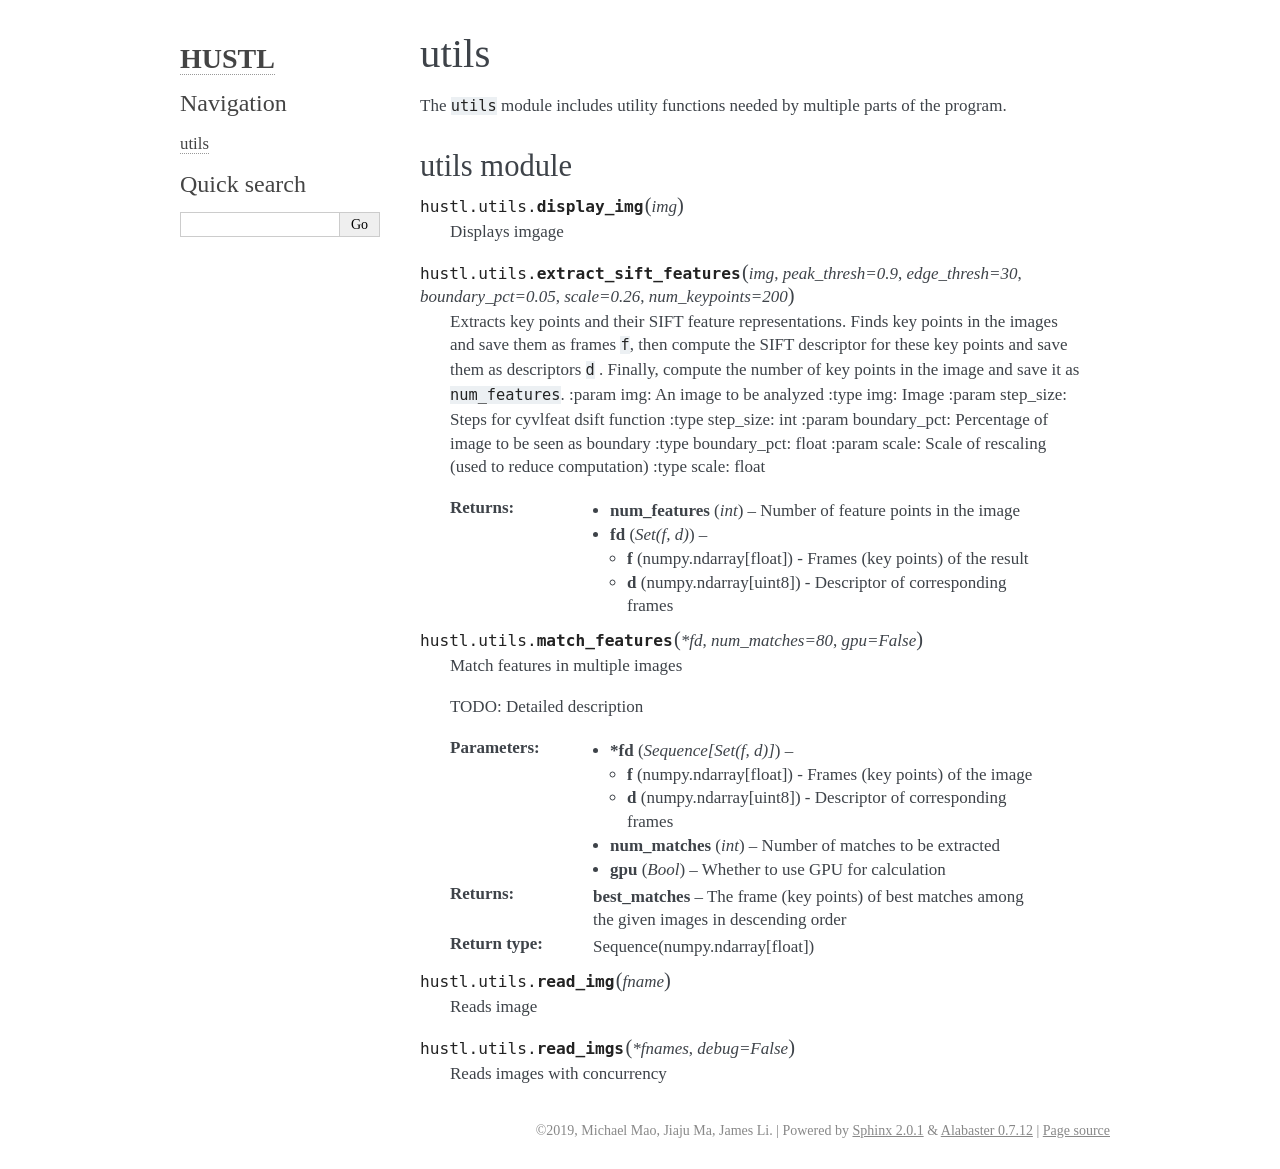
<file: docs/utils.html>
<!DOCTYPE html>

<html xmlns="http://www.w3.org/1999/xhtml">
  <head>
    <meta charset="utf-8" />
    <title>utils &#8212; HUSTL 0.1 documentation</title>
    <link rel="stylesheet" href="_static/alabaster.css" type="text/css" />
    <link rel="stylesheet" href="_static/pygments.css" type="text/css" />
    <script type="text/javascript" id="documentation_options" data-url_root="./" src="_static/documentation_options.js"></script>
    <script type="text/javascript" src="_static/jquery.js"></script>
    <script type="text/javascript" src="_static/underscore.js"></script>
    <script type="text/javascript" src="_static/doctools.js"></script>
    <script type="text/javascript" src="_static/language_data.js"></script>
    <link rel="canonical" href="michaelmao.me/HUSTL/utils.html" />
    <link rel="index" title="Index" href="genindex.html" />
    <link rel="search" title="Search" href="search.html" />
    <link rel="prev" title="Welcome to HUSTL’s documentation!" href="index.html" />
   
  <link rel="stylesheet" href="_static/custom.css" type="text/css" />
  
  
  <meta name="viewport" content="width=device-width, initial-scale=0.9, maximum-scale=0.9" />

  </head><body>
  

    <div class="document">
      <div class="documentwrapper">
        <div class="bodywrapper">
          

          <div class="body" role="main">
            
  <div class="section" id="utils">
<h1>utils<a class="headerlink" href="#utils" title="Permalink to this headline">¶</a></h1>
<p>The <code class="code docutils literal notranslate"><span class="pre">utils</span></code> module includes utility functions needed by multiple parts of
the program.</p>
<div class="section" id="module-hustl.utils">
<span id="utils-module"></span><h2>utils module<a class="headerlink" href="#module-hustl.utils" title="Permalink to this headline">¶</a></h2>
<dl class="function">
<dt id="hustl.utils.display_img">
<code class="descclassname">hustl.utils.</code><code class="descname">display_img</code><span class="sig-paren">(</span><em>img</em><span class="sig-paren">)</span><a class="headerlink" href="#hustl.utils.display_img" title="Permalink to this definition">¶</a></dt>
<dd><p>Displays imgage</p>
</dd></dl>

<dl class="function">
<dt id="hustl.utils.extract_sift_features">
<code class="descclassname">hustl.utils.</code><code class="descname">extract_sift_features</code><span class="sig-paren">(</span><em>img</em>, <em>peak_thresh=0.9</em>, <em>edge_thresh=30</em>, <em>boundary_pct=0.05</em>, <em>scale=0.26</em>, <em>num_keypoints=200</em><span class="sig-paren">)</span><a class="headerlink" href="#hustl.utils.extract_sift_features" title="Permalink to this definition">¶</a></dt>
<dd><p>Extracts key points and their SIFT feature representations.
Finds key points in the images and save them as frames <code class="docutils literal notranslate"><span class="pre">f</span></code>, then compute
the SIFT descriptor for these key points and save them as descriptors <code class="docutils literal notranslate"><span class="pre">d</span></code>
. Finally, compute the number of key points in the image and save it as
<code class="docutils literal notranslate"><span class="pre">num_features</span></code>.
:param img: An image to be analyzed
:type img: Image
:param step_size: Steps for cyvlfeat dsift function
:type step_size: int
:param boundary_pct: Percentage of image to be seen as boundary
:type boundary_pct: float
:param scale: Scale of rescaling (used to reduce computation)
:type scale: float</p>
<dl class="field-list simple">
<dt class="field-odd">Returns</dt>
<dd class="field-odd"><p><ul class="simple">
<li><p><strong>num_features</strong> (<em>int</em>) – Number of feature points in the image</p></li>
<li><p><strong>fd</strong> (<em>Set(f, d)</em>) –</p>
<ul>
<li><p><strong>f</strong> (numpy.ndarray[float]) - Frames (key points) of the result</p></li>
<li><p><strong>d</strong> (numpy.ndarray[uint8]) - Descriptor of corresponding frames</p></li>
</ul>
</li>
</ul>
</p>
</dd>
</dl>
</dd></dl>

<dl class="function">
<dt id="hustl.utils.match_features">
<code class="descclassname">hustl.utils.</code><code class="descname">match_features</code><span class="sig-paren">(</span><em>*fd</em>, <em>num_matches=80</em>, <em>gpu=False</em><span class="sig-paren">)</span><a class="headerlink" href="#hustl.utils.match_features" title="Permalink to this definition">¶</a></dt>
<dd><p>Match features in multiple images</p>
<p>TODO: Detailed description</p>
<dl class="field-list simple">
<dt class="field-odd">Parameters</dt>
<dd class="field-odd"><ul class="simple">
<li><p><strong>*fd</strong> (<em>Sequence</em><em>[</em><em>Set</em><em>(</em><em>f</em><em>, </em><em>d</em><em>)</em><em>]</em>) – <ul>
<li><p><strong>f</strong> (numpy.ndarray[float]) - Frames (key points) of the image</p></li>
<li><p><strong>d</strong> (numpy.ndarray[uint8]) - Descriptor of corresponding frames</p></li>
</ul>
</p></li>
<li><p><strong>num_matches</strong> (<em>int</em>) – Number of matches to be extracted</p></li>
<li><p><strong>gpu</strong> (<em>Bool</em>) – Whether to use GPU for calculation</p></li>
</ul>
</dd>
<dt class="field-even">Returns</dt>
<dd class="field-even"><p><strong>best_matches</strong> – The frame (key points) of best matches among the given images in
descending order</p>
</dd>
<dt class="field-odd">Return type</dt>
<dd class="field-odd"><p>Sequence(numpy.ndarray[float])</p>
</dd>
</dl>
</dd></dl>

<dl class="function">
<dt id="hustl.utils.read_img">
<code class="descclassname">hustl.utils.</code><code class="descname">read_img</code><span class="sig-paren">(</span><em>fname</em><span class="sig-paren">)</span><a class="headerlink" href="#hustl.utils.read_img" title="Permalink to this definition">¶</a></dt>
<dd><p>Reads image</p>
</dd></dl>

<dl class="function">
<dt id="hustl.utils.read_imgs">
<code class="descclassname">hustl.utils.</code><code class="descname">read_imgs</code><span class="sig-paren">(</span><em>*fnames</em>, <em>debug=False</em><span class="sig-paren">)</span><a class="headerlink" href="#hustl.utils.read_imgs" title="Permalink to this definition">¶</a></dt>
<dd><p>Reads images with concurrency</p>
</dd></dl>

</div>
</div>


          </div>
          
        </div>
      </div>
      <div class="sphinxsidebar" role="navigation" aria-label="main navigation">
        <div class="sphinxsidebarwrapper">
<h1 class="logo"><a href="index.html">HUSTL</a></h1>








<h3>Navigation</h3>
<ul class="current">
<li class="toctree-l1 current"><a class="current reference internal" href="#">utils</a></li>
</ul>

<div class="relations">
<h3>Related Topics</h3>
<ul>
  <li><a href="index.html">Documentation overview</a><ul>
      <li>Previous: <a href="index.html" title="previous chapter">Welcome to HUSTL’s documentation!</a></li>
  </ul></li>
</ul>
</div>
<div id="searchbox" style="display: none" role="search">
  <h3>Quick search</h3>
    <div class="searchformwrapper">
    <form class="search" action="search.html" method="get">
      <input type="text" name="q" />
      <input type="submit" value="Go" />
    </form>
    </div>
</div>
<script type="text/javascript">$('#searchbox').show(0);</script>








        </div>
      </div>
      <div class="clearer"></div>
    </div>
    <div class="footer">
      &copy;2019, Michael Mao, Jiaju Ma, James Li.
      
      |
      Powered by <a href="http://sphinx-doc.org/">Sphinx 2.0.1</a>
      &amp; <a href="https://github.com/bitprophet/alabaster">Alabaster 0.7.12</a>
      
      |
      <a href="_sources/utils.rst.txt"
          rel="nofollow">Page source</a>
    </div>

    

    
  </body>
</html>
</file>
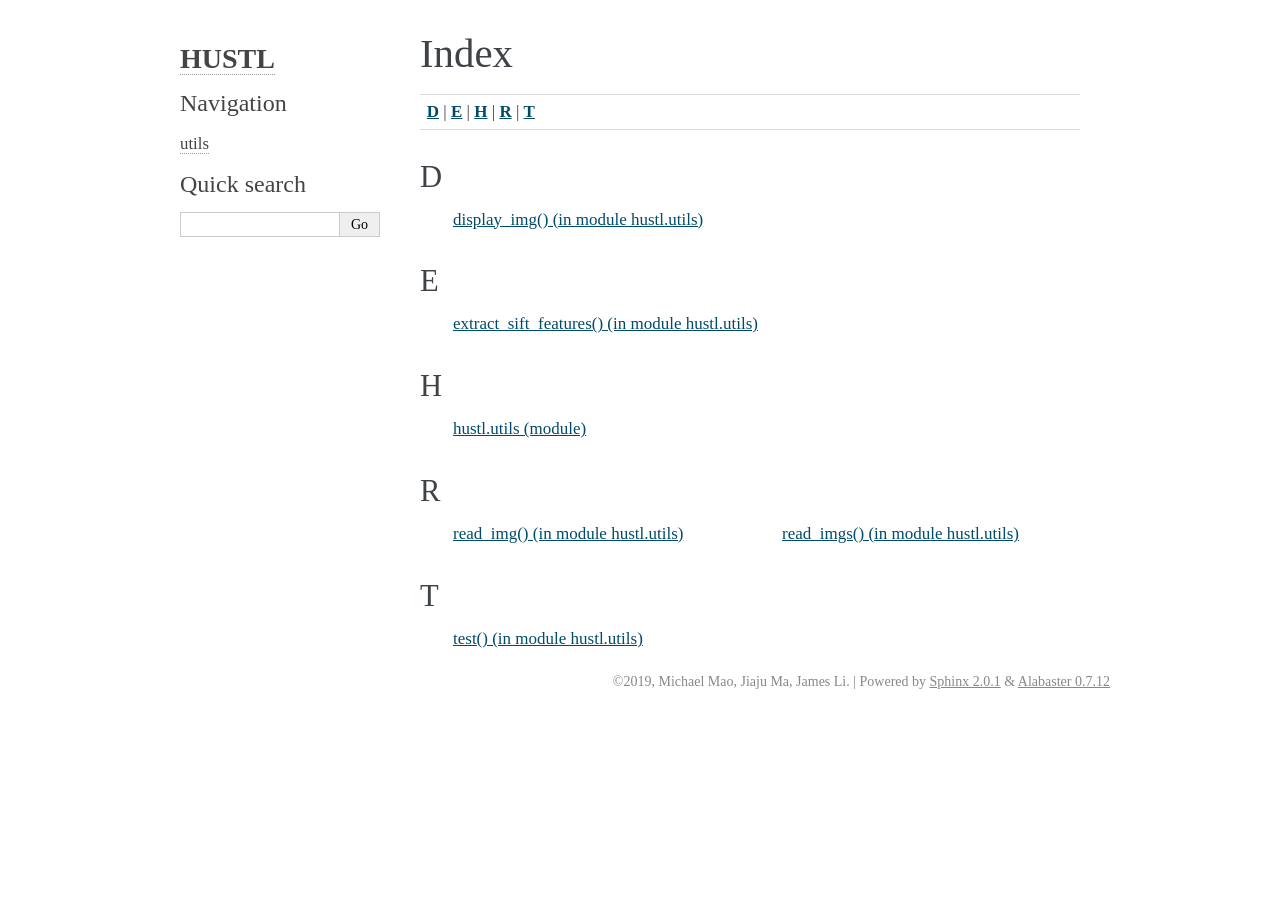
<file: docs/html/genindex.html>
<!DOCTYPE html>

<html xmlns="http://www.w3.org/1999/xhtml">
  <head>
    <meta charset="utf-8" />
    <title>Index &#8212; HUSTL 0.1 documentation</title>
    <link rel="stylesheet" href="_static/alabaster.css" type="text/css" />
    <link rel="stylesheet" href="_static/pygments.css" type="text/css" />
    <script type="text/javascript" id="documentation_options" data-url_root="./" src="_static/documentation_options.js"></script>
    <script type="text/javascript" src="_static/jquery.js"></script>
    <script type="text/javascript" src="_static/underscore.js"></script>
    <script type="text/javascript" src="_static/doctools.js"></script>
    <script type="text/javascript" src="_static/language_data.js"></script>
    <link rel="canonical" href="HUSTL/genindex.html" />
    <link rel="index" title="Index" href="#" />
    <link rel="search" title="Search" href="search.html" />
   
  <link rel="stylesheet" href="_static/custom.css" type="text/css" />
  
  
  <meta name="viewport" content="width=device-width, initial-scale=0.9, maximum-scale=0.9" />

  </head><body>
  

    <div class="document">
      <div class="documentwrapper">
        <div class="bodywrapper">
          

          <div class="body" role="main">
            

<h1 id="index">Index</h1>

<div class="genindex-jumpbox">
 <a href="#D"><strong>D</strong></a>
 | <a href="#E"><strong>E</strong></a>
 | <a href="#H"><strong>H</strong></a>
 | <a href="#R"><strong>R</strong></a>
 | <a href="#T"><strong>T</strong></a>
 
</div>
<h2 id="D">D</h2>
<table style="width: 100%" class="indextable genindextable"><tr>
  <td style="width: 33%; vertical-align: top;"><ul>
      <li><a href="utils.html#hustl.utils.display_img">display_img() (in module hustl.utils)</a>
</li>
  </ul></td>
</tr></table>

<h2 id="E">E</h2>
<table style="width: 100%" class="indextable genindextable"><tr>
  <td style="width: 33%; vertical-align: top;"><ul>
      <li><a href="utils.html#hustl.utils.extract_sift_features">extract_sift_features() (in module hustl.utils)</a>
</li>
  </ul></td>
</tr></table>

<h2 id="H">H</h2>
<table style="width: 100%" class="indextable genindextable"><tr>
  <td style="width: 33%; vertical-align: top;"><ul>
      <li><a href="utils.html#module-hustl.utils">hustl.utils (module)</a>
</li>
  </ul></td>
</tr></table>

<h2 id="R">R</h2>
<table style="width: 100%" class="indextable genindextable"><tr>
  <td style="width: 33%; vertical-align: top;"><ul>
      <li><a href="utils.html#hustl.utils.read_img">read_img() (in module hustl.utils)</a>
</li>
  </ul></td>
  <td style="width: 33%; vertical-align: top;"><ul>
      <li><a href="utils.html#hustl.utils.read_imgs">read_imgs() (in module hustl.utils)</a>
</li>
  </ul></td>
</tr></table>

<h2 id="T">T</h2>
<table style="width: 100%" class="indextable genindextable"><tr>
  <td style="width: 33%; vertical-align: top;"><ul>
      <li><a href="utils.html#hustl.utils.test">test() (in module hustl.utils)</a>
</li>
  </ul></td>
</tr></table>



          </div>
          
        </div>
      </div>
      <div class="sphinxsidebar" role="navigation" aria-label="main navigation">
        <div class="sphinxsidebarwrapper">
<h1 class="logo"><a href="index.html">HUSTL</a></h1>








<h3>Navigation</h3>
<ul>
<li class="toctree-l1"><a class="reference internal" href="utils.html">utils</a></li>
</ul>

<div class="relations">
<h3>Related Topics</h3>
<ul>
  <li><a href="index.html">Documentation overview</a><ul>
  </ul></li>
</ul>
</div>
<div id="searchbox" style="display: none" role="search">
  <h3>Quick search</h3>
    <div class="searchformwrapper">
    <form class="search" action="search.html" method="get">
      <input type="text" name="q" />
      <input type="submit" value="Go" />
    </form>
    </div>
</div>
<script type="text/javascript">$('#searchbox').show(0);</script>








        </div>
      </div>
      <div class="clearer"></div>
    </div>
    <div class="footer">
      &copy;2019, Michael Mao, Jiaju Ma, James Li.
      
      |
      Powered by <a href="http://sphinx-doc.org/">Sphinx 2.0.1</a>
      &amp; <a href="https://github.com/bitprophet/alabaster">Alabaster 0.7.12</a>
      
    </div>

    

    
  </body>
</html>
</file>
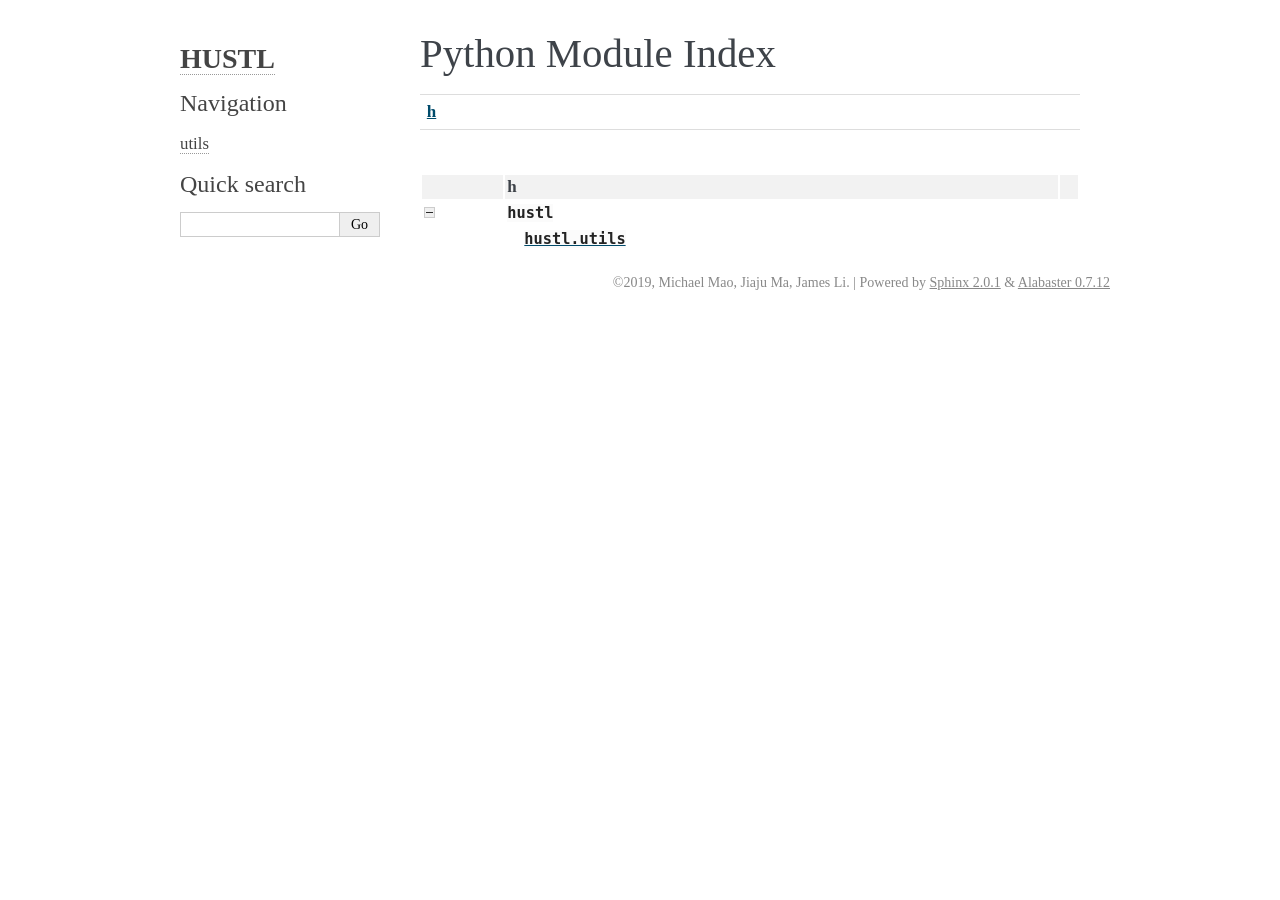
<file: docs/html/py-modindex.html>
<!DOCTYPE html>

<html xmlns="http://www.w3.org/1999/xhtml">
  <head>
    <meta charset="utf-8" />
    <title>Python Module Index &#8212; HUSTL 0.1 documentation</title>
    <link rel="stylesheet" href="_static/alabaster.css" type="text/css" />
    <link rel="stylesheet" href="_static/pygments.css" type="text/css" />
    <script type="text/javascript" id="documentation_options" data-url_root="./" src="_static/documentation_options.js"></script>
    <script type="text/javascript" src="_static/jquery.js"></script>
    <script type="text/javascript" src="_static/underscore.js"></script>
    <script type="text/javascript" src="_static/doctools.js"></script>
    <script type="text/javascript" src="_static/language_data.js"></script>
    <link rel="canonical" href="HUSTL/py-modindex.html" />
    <link rel="index" title="Index" href="genindex.html" />
    <link rel="search" title="Search" href="search.html" />

   
  <link rel="stylesheet" href="_static/custom.css" type="text/css" />
  
  
  <meta name="viewport" content="width=device-width, initial-scale=0.9, maximum-scale=0.9" />



  </head><body>
  

    <div class="document">
      <div class="documentwrapper">
        <div class="bodywrapper">
          

          <div class="body" role="main">
            

   <h1>Python Module Index</h1>

   <div class="modindex-jumpbox">
   <a href="#cap-h"><strong>h</strong></a>
   </div>

   <table class="indextable modindextable">
     <tr class="pcap"><td></td><td>&#160;</td><td></td></tr>
     <tr class="cap" id="cap-h"><td></td><td>
       <strong>h</strong></td><td></td></tr>
     <tr>
       <td><img src="_static/minus.png" class="toggler"
              id="toggle-1" style="display: none" alt="-" /></td>
       <td>
       <code class="xref">hustl</code></td><td>
       <em></em></td></tr>
     <tr class="cg-1">
       <td></td>
       <td>&#160;&#160;&#160;
       <a href="utils.html#module-hustl.utils"><code class="xref">hustl.utils</code></a></td><td>
       <em></em></td></tr>
   </table>


          </div>
          
        </div>
      </div>
      <div class="sphinxsidebar" role="navigation" aria-label="main navigation">
        <div class="sphinxsidebarwrapper">
<h1 class="logo"><a href="index.html">HUSTL</a></h1>








<h3>Navigation</h3>
<ul>
<li class="toctree-l1"><a class="reference internal" href="utils.html">utils</a></li>
</ul>

<div class="relations">
<h3>Related Topics</h3>
<ul>
  <li><a href="index.html">Documentation overview</a><ul>
  </ul></li>
</ul>
</div>
<div id="searchbox" style="display: none" role="search">
  <h3>Quick search</h3>
    <div class="searchformwrapper">
    <form class="search" action="search.html" method="get">
      <input type="text" name="q" />
      <input type="submit" value="Go" />
    </form>
    </div>
</div>
<script type="text/javascript">$('#searchbox').show(0);</script>








        </div>
      </div>
      <div class="clearer"></div>
    </div>
    <div class="footer">
      &copy;2019, Michael Mao, Jiaju Ma, James Li.
      
      |
      Powered by <a href="http://sphinx-doc.org/">Sphinx 2.0.1</a>
      &amp; <a href="https://github.com/bitprophet/alabaster">Alabaster 0.7.12</a>
      
    </div>

    

    
  </body>
</html>
</file>
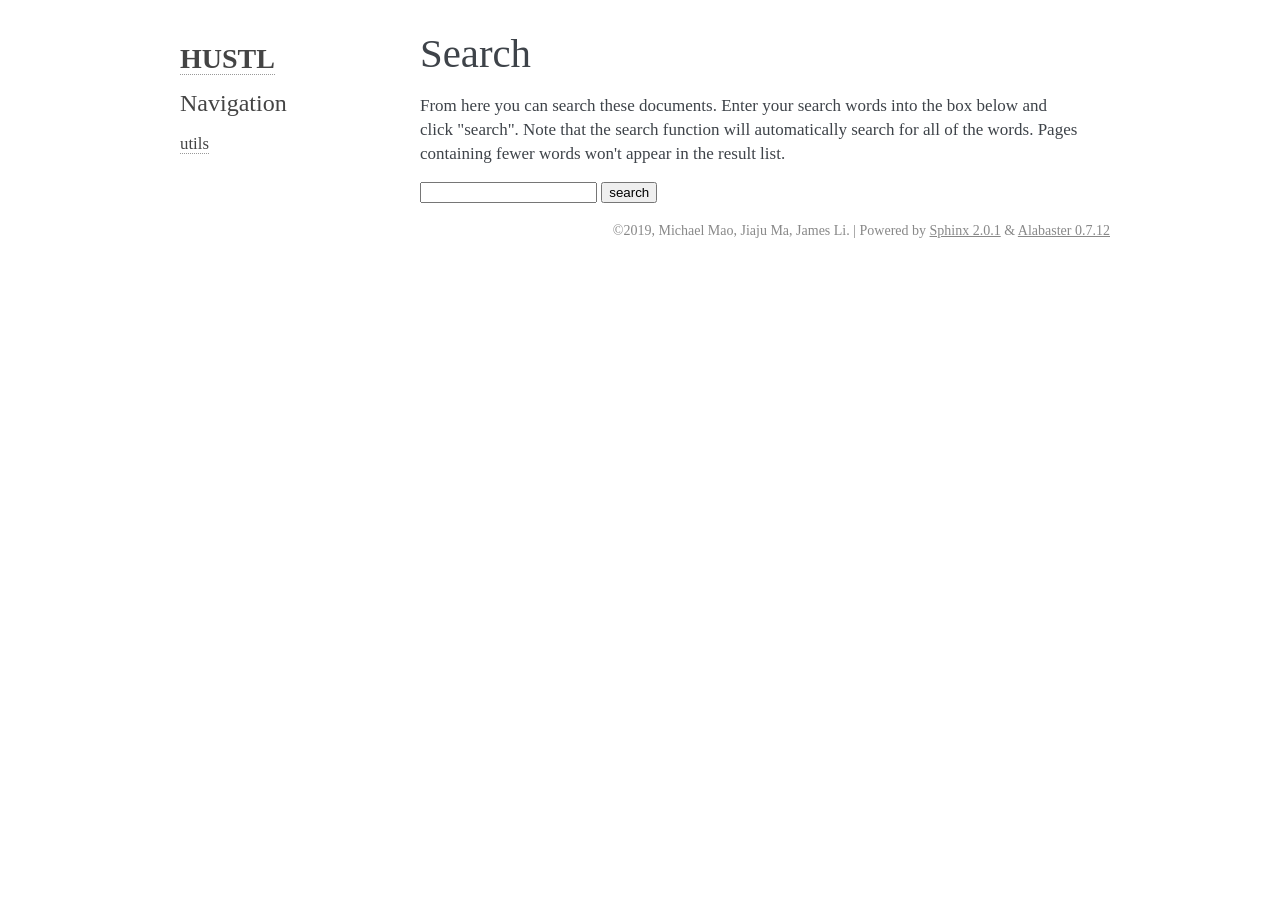
<file: docs/html/search.html>
<!DOCTYPE html>

<html xmlns="http://www.w3.org/1999/xhtml">
  <head>
    <meta charset="utf-8" />
    <title>Search &#8212; HUSTL 0.1 documentation</title>
    <link rel="stylesheet" href="_static/alabaster.css" type="text/css" />
    <link rel="stylesheet" href="_static/pygments.css" type="text/css" />
    
    <script type="text/javascript" id="documentation_options" data-url_root="./" src="_static/documentation_options.js"></script>
    <script type="text/javascript" src="_static/jquery.js"></script>
    <script type="text/javascript" src="_static/underscore.js"></script>
    <script type="text/javascript" src="_static/doctools.js"></script>
    <script type="text/javascript" src="_static/language_data.js"></script>
    <script type="text/javascript" src="_static/searchtools.js"></script>
    <link rel="canonical" href="HUSTL/search.html" />
    <link rel="index" title="Index" href="genindex.html" />
    <link rel="search" title="Search" href="#" />
  <script type="text/javascript" src="searchindex.js" defer></script>
  
   
  <link rel="stylesheet" href="_static/custom.css" type="text/css" />
  
  
  <meta name="viewport" content="width=device-width, initial-scale=0.9, maximum-scale=0.9" />


  </head><body>
  

    <div class="document">
      <div class="documentwrapper">
        <div class="bodywrapper">
          

          <div class="body" role="main">
            
  <h1 id="search-documentation">Search</h1>
  <div id="fallback" class="admonition warning">
  <script type="text/javascript">$('#fallback').hide();</script>
  <p>
    Please activate JavaScript to enable the search
    functionality.
  </p>
  </div>
  <p>
    From here you can search these documents. Enter your search
    words into the box below and click "search". Note that the search
    function will automatically search for all of the words. Pages
    containing fewer words won't appear in the result list.
  </p>
  <form action="" method="get">
    <input type="text" name="q" value="" />
    <input type="submit" value="search" />
    <span id="search-progress" style="padding-left: 10px"></span>
  </form>
  
  <div id="search-results">
  
  </div>

          </div>
          
        </div>
      </div>
      <div class="sphinxsidebar" role="navigation" aria-label="main navigation">
        <div class="sphinxsidebarwrapper">
<h1 class="logo"><a href="index.html">HUSTL</a></h1>








<h3>Navigation</h3>
<ul>
<li class="toctree-l1"><a class="reference internal" href="utils.html">utils</a></li>
</ul>

<div class="relations">
<h3>Related Topics</h3>
<ul>
  <li><a href="index.html">Documentation overview</a><ul>
  </ul></li>
</ul>
</div>








        </div>
      </div>
      <div class="clearer"></div>
    </div>
    <div class="footer">
      &copy;2019, Michael Mao, Jiaju Ma, James Li.
      
      |
      Powered by <a href="http://sphinx-doc.org/">Sphinx 2.0.1</a>
      &amp; <a href="https://github.com/bitprophet/alabaster">Alabaster 0.7.12</a>
      
    </div>

    

    
  </body>
</html>
</file>
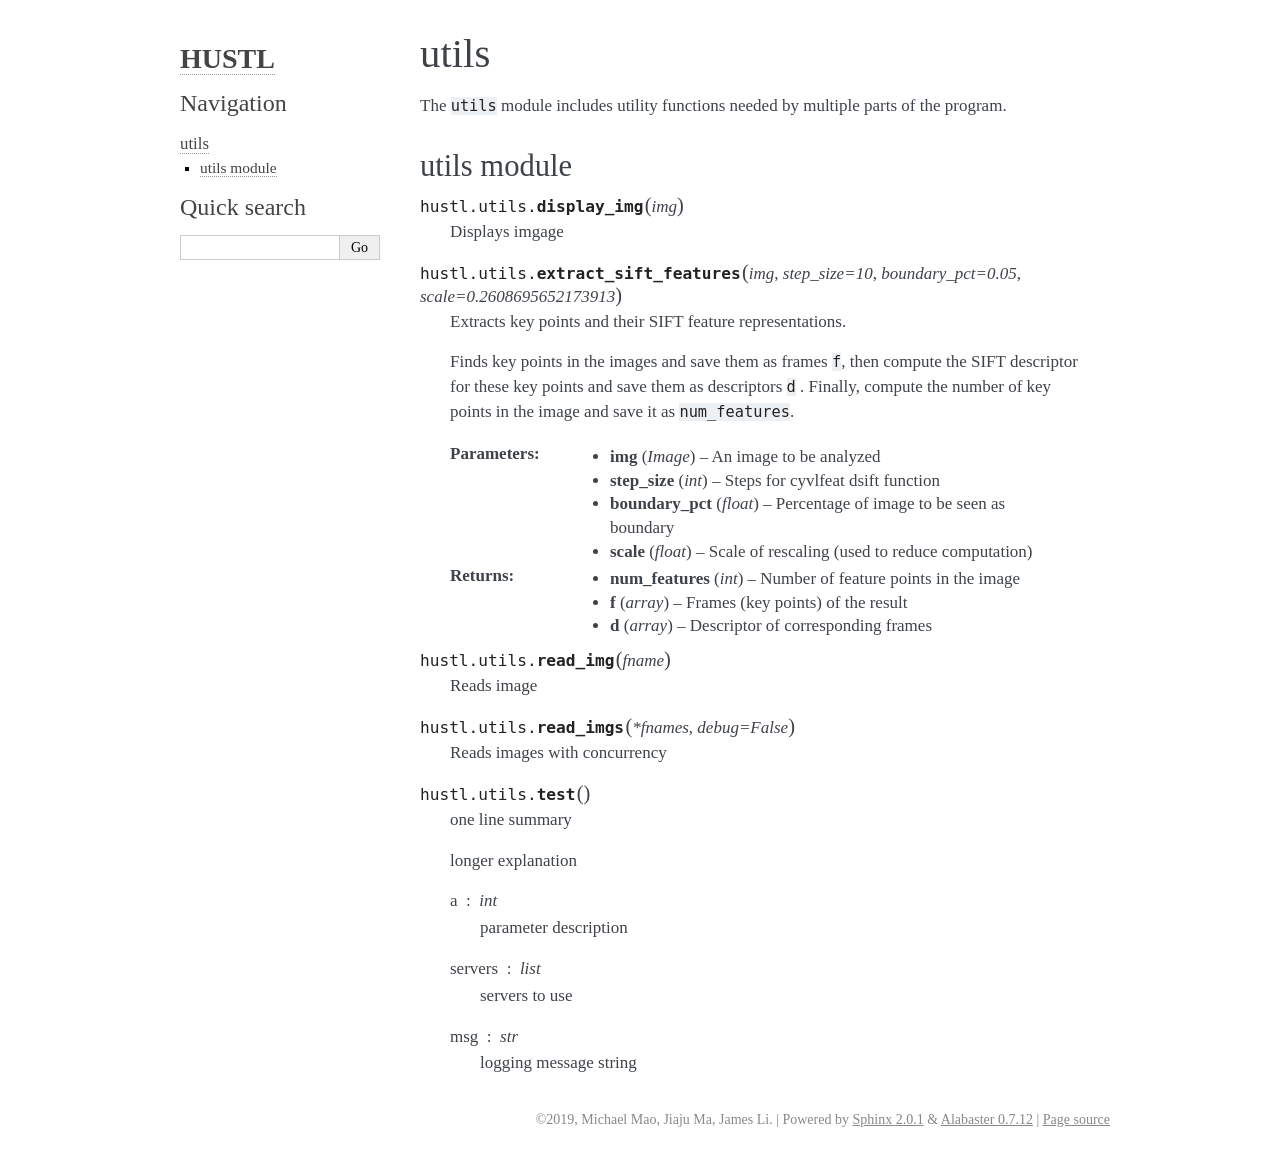
<file: docs/html/utils.html>
<!DOCTYPE html>

<html xmlns="http://www.w3.org/1999/xhtml">
  <head>
    <meta charset="utf-8" />
    <title>utils &#8212; HUSTL 0.1 documentation</title>
    <link rel="stylesheet" href="_static/alabaster.css" type="text/css" />
    <link rel="stylesheet" href="_static/pygments.css" type="text/css" />
    <script type="text/javascript" id="documentation_options" data-url_root="./" src="_static/documentation_options.js"></script>
    <script type="text/javascript" src="_static/jquery.js"></script>
    <script type="text/javascript" src="_static/underscore.js"></script>
    <script type="text/javascript" src="_static/doctools.js"></script>
    <script type="text/javascript" src="_static/language_data.js"></script>
    <link rel="canonical" href="HUSTL/utils.html" />
    <link rel="index" title="Index" href="genindex.html" />
    <link rel="search" title="Search" href="search.html" />
    <link rel="prev" title="Welcome to HUSTL’s documentation!" href="index.html" />
   
  <link rel="stylesheet" href="_static/custom.css" type="text/css" />
  
  
  <meta name="viewport" content="width=device-width, initial-scale=0.9, maximum-scale=0.9" />

  </head><body>
  

    <div class="document">
      <div class="documentwrapper">
        <div class="bodywrapper">
          

          <div class="body" role="main">
            
  <div class="section" id="utils">
<h1>utils<a class="headerlink" href="#utils" title="Permalink to this headline">¶</a></h1>
<p>The <code class="code docutils literal notranslate"><span class="pre">utils</span></code> module includes utility functions needed by multiple parts of
the program.</p>
<div class="section" id="module-hustl.utils">
<span id="utils-module"></span><h2>utils module<a class="headerlink" href="#module-hustl.utils" title="Permalink to this headline">¶</a></h2>
<dl class="function">
<dt id="hustl.utils.display_img">
<code class="descclassname">hustl.utils.</code><code class="descname">display_img</code><span class="sig-paren">(</span><em>img</em><span class="sig-paren">)</span><a class="headerlink" href="#hustl.utils.display_img" title="Permalink to this definition">¶</a></dt>
<dd><p>Displays imgage</p>
</dd></dl>

<dl class="function">
<dt id="hustl.utils.extract_sift_features">
<code class="descclassname">hustl.utils.</code><code class="descname">extract_sift_features</code><span class="sig-paren">(</span><em>img</em>, <em>step_size=10</em>, <em>boundary_pct=0.05</em>, <em>scale=0.2608695652173913</em><span class="sig-paren">)</span><a class="headerlink" href="#hustl.utils.extract_sift_features" title="Permalink to this definition">¶</a></dt>
<dd><p>Extracts key points and their SIFT feature representations.</p>
<p>Finds key points in the images and save them as frames <code class="docutils literal notranslate"><span class="pre">f</span></code>, then compute
the SIFT descriptor for these key points and save them as descriptors <code class="docutils literal notranslate"><span class="pre">d</span></code>
. Finally, compute the number of key points in the image and save it as
<code class="docutils literal notranslate"><span class="pre">num_features</span></code>.</p>
<dl class="field-list simple">
<dt class="field-odd">Parameters</dt>
<dd class="field-odd"><ul class="simple">
<li><p><strong>img</strong> (<em>Image</em>) – An image to be analyzed</p></li>
<li><p><strong>step_size</strong> (<em>int</em>) – Steps for cyvlfeat dsift function</p></li>
<li><p><strong>boundary_pct</strong> (<em>float</em>) – Percentage of image to be seen as boundary</p></li>
<li><p><strong>scale</strong> (<em>float</em>) – Scale of rescaling (used to reduce computation)</p></li>
</ul>
</dd>
<dt class="field-even">Returns</dt>
<dd class="field-even"><p><ul class="simple">
<li><p><strong>num_features</strong> (<em>int</em>) – Number of feature points in the image</p></li>
<li><p><strong>f</strong> (<em>array</em>) – Frames (key points) of the result</p></li>
<li><p><strong>d</strong> (<em>array</em>) – Descriptor of corresponding frames</p></li>
</ul>
</p>
</dd>
</dl>
</dd></dl>

<dl class="function">
<dt id="hustl.utils.read_img">
<code class="descclassname">hustl.utils.</code><code class="descname">read_img</code><span class="sig-paren">(</span><em>fname</em><span class="sig-paren">)</span><a class="headerlink" href="#hustl.utils.read_img" title="Permalink to this definition">¶</a></dt>
<dd><p>Reads image</p>
</dd></dl>

<dl class="function">
<dt id="hustl.utils.read_imgs">
<code class="descclassname">hustl.utils.</code><code class="descname">read_imgs</code><span class="sig-paren">(</span><em>*fnames</em>, <em>debug=False</em><span class="sig-paren">)</span><a class="headerlink" href="#hustl.utils.read_imgs" title="Permalink to this definition">¶</a></dt>
<dd><p>Reads images with concurrency</p>
</dd></dl>

<dl class="function">
<dt id="hustl.utils.test">
<code class="descclassname">hustl.utils.</code><code class="descname">test</code><span class="sig-paren">(</span><span class="sig-paren">)</span><a class="headerlink" href="#hustl.utils.test" title="Permalink to this definition">¶</a></dt>
<dd><p>one line summary</p>
<p>longer explanation</p>
<dl class="simple">
<dt>a<span class="classifier">int</span></dt><dd><p>parameter description</p>
</dd>
<dt>servers<span class="classifier">list</span></dt><dd><p>servers to use</p>
</dd>
<dt>msg<span class="classifier">str</span></dt><dd><p>logging message string</p>
</dd>
</dl>
</dd></dl>

</div>
</div>


          </div>
          
        </div>
      </div>
      <div class="sphinxsidebar" role="navigation" aria-label="main navigation">
        <div class="sphinxsidebarwrapper">
<h1 class="logo"><a href="index.html">HUSTL</a></h1>








<h3>Navigation</h3>
<ul class="current">
<li class="toctree-l1 current"><a class="current reference internal" href="#">utils</a><ul>
<li class="toctree-l2"><a class="reference internal" href="#module-hustl.utils">utils module</a></li>
</ul>
</li>
</ul>

<div class="relations">
<h3>Related Topics</h3>
<ul>
  <li><a href="index.html">Documentation overview</a><ul>
      <li>Previous: <a href="index.html" title="previous chapter">Welcome to HUSTL’s documentation!</a></li>
  </ul></li>
</ul>
</div>
<div id="searchbox" style="display: none" role="search">
  <h3>Quick search</h3>
    <div class="searchformwrapper">
    <form class="search" action="search.html" method="get">
      <input type="text" name="q" />
      <input type="submit" value="Go" />
    </form>
    </div>
</div>
<script type="text/javascript">$('#searchbox').show(0);</script>








        </div>
      </div>
      <div class="clearer"></div>
    </div>
    <div class="footer">
      &copy;2019, Michael Mao, Jiaju Ma, James Li.
      
      |
      Powered by <a href="http://sphinx-doc.org/">Sphinx 2.0.1</a>
      &amp; <a href="https://github.com/bitprophet/alabaster">Alabaster 0.7.12</a>
      
      |
      <a href="_sources/utils.rst.txt"
          rel="nofollow">Page source</a>
    </div>

    

    
  </body>
</html>
</file>
<file: docs/_static/alabaster.css>
@import url("basic.css");

/* -- page layout ----------------------------------------------------------- */

body {
    font-family: Georgia, serif;
    font-size: 17px;
    background-color: #fff;
    color: #000;
    margin: 0;
    padding: 0;
}


div.document {
    width: 940px;
    margin: 30px auto 0 auto;
}

div.documentwrapper {
    float: left;
    width: 100%;
}

div.bodywrapper {
    margin: 0 0 0 220px;
}

div.sphinxsidebar {
    width: 220px;
    font-size: 14px;
    line-height: 1.5;
}

hr {
    border: 1px solid #B1B4B6;
}

div.body {
    background-color: #fff;
    color: #3E4349;
    padding: 0 30px 0 30px;
}

div.body > .section {
    text-align: left;
}

div.footer {
    width: 940px;
    margin: 20px auto 30px auto;
    font-size: 14px;
    color: #888;
    text-align: right;
}

div.footer a {
    color: #888;
}

p.caption {
    font-family: inherit;
    font-size: inherit;
}


div.relations {
    display: none;
}


div.sphinxsidebar a {
    color: #444;
    text-decoration: none;
    border-bottom: 1px dotted #999;
}

div.sphinxsidebar a:hover {
    border-bottom: 1px solid #999;
}

div.sphinxsidebarwrapper {
    padding: 18px 10px;
}

div.sphinxsidebarwrapper p.logo {
    padding: 0;
    margin: -10px 0 0 0px;
    text-align: center;
}

div.sphinxsidebarwrapper h1.logo {
    margin-top: -10px;
    text-align: center;
    margin-bottom: 5px;
    text-align: left;
}

div.sphinxsidebarwrapper h1.logo-name {
    margin-top: 0px;
}

div.sphinxsidebarwrapper p.blurb {
    margin-top: 0;
    font-style: normal;
}

div.sphinxsidebar h3,
div.sphinxsidebar h4 {
    font-family: Georgia, serif;
    color: #444;
    font-size: 24px;
    font-weight: normal;
    margin: 0 0 5px 0;
    padding: 0;
}

div.sphinxsidebar h4 {
    font-size: 20px;
}

div.sphinxsidebar h3 a {
    color: #444;
}

div.sphinxsidebar p.logo a,
div.sphinxsidebar h3 a,
div.sphinxsidebar p.logo a:hover,
div.sphinxsidebar h3 a:hover {
    border: none;
}

div.sphinxsidebar p {
    color: #555;
    margin: 10px 0;
}

div.sphinxsidebar ul {
    margin: 10px 0;
    padding: 0;
    color: #000;
}

div.sphinxsidebar ul li.toctree-l1 > a {
    font-size: 120%;
}

div.sphinxsidebar ul li.toctree-l2 > a {
    font-size: 110%;
}

div.sphinxsidebar input {
    border: 1px solid #CCC;
    font-family: Georgia, serif;
    font-size: 1em;
}

div.sphinxsidebar hr {
    border: none;
    height: 1px;
    color: #AAA;
    background: #AAA;

    text-align: left;
    margin-left: 0;
    width: 50%;
}

div.sphinxsidebar .badge {
    border-bottom: none;
}

div.sphinxsidebar .badge:hover {
    border-bottom: none;
}

/* To address an issue with donation coming after search */
div.sphinxsidebar h3.donation {
    margin-top: 10px;
}

/* -- body styles ----------------------------------------------------------- */

a {
    color: #004B6B;
    text-decoration: underline;
}

a:hover {
    color: #6D4100;
    text-decoration: underline;
}

div.body h1,
div.body h2,
div.body h3,
div.body h4,
div.body h5,
div.body h6 {
    font-family: Georgia, serif;
    font-weight: normal;
    margin: 30px 0px 10px 0px;
    padding: 0;
}

div.body h1 { margin-top: 0; padding-top: 0; font-size: 240%; }
div.body h2 { font-size: 180%; }
div.body h3 { font-size: 150%; }
div.body h4 { font-size: 130%; }
div.body h5 { font-size: 100%; }
div.body h6 { font-size: 100%; }

a.headerlink {
    color: #DDD;
    padding: 0 4px;
    text-decoration: none;
}

a.headerlink:hover {
    color: #444;
    background: #EAEAEA;
}

div.body p, div.body dd, div.body li {
    line-height: 1.4em;
}

div.admonition {
    margin: 20px 0px;
    padding: 10px 30px;
    background-color: #EEE;
    border: 1px solid #CCC;
}

div.admonition tt.xref, div.admonition code.xref, div.admonition a tt {
    background-color: #FBFBFB;
    border-bottom: 1px solid #fafafa;
}

div.admonition p.admonition-title {
    font-family: Georgia, serif;
    font-weight: normal;
    font-size: 24px;
    margin: 0 0 10px 0;
    padding: 0;
    line-height: 1;
}

div.admonition p.last {
    margin-bottom: 0;
}

div.highlight {
    background-color: #fff;
}

dt:target, .highlight {
    background: #FAF3E8;
}

div.warning {
    background-color: #FCC;
    border: 1px solid #FAA;
}

div.danger {
    background-color: #FCC;
    border: 1px solid #FAA;
    -moz-box-shadow: 2px 2px 4px #D52C2C;
    -webkit-box-shadow: 2px 2px 4px #D52C2C;
    box-shadow: 2px 2px 4px #D52C2C;
}

div.error {
    background-color: #FCC;
    border: 1px solid #FAA;
    -moz-box-shadow: 2px 2px 4px #D52C2C;
    -webkit-box-shadow: 2px 2px 4px #D52C2C;
    box-shadow: 2px 2px 4px #D52C2C;
}

div.caution {
    background-color: #FCC;
    border: 1px solid #FAA;
}

div.attention {
    background-color: #FCC;
    border: 1px solid #FAA;
}

div.important {
    background-color: #EEE;
    border: 1px solid #CCC;
}

div.note {
    background-color: #EEE;
    border: 1px solid #CCC;
}

div.tip {
    background-color: #EEE;
    border: 1px solid #CCC;
}

div.hint {
    background-color: #EEE;
    border: 1px solid #CCC;
}

div.seealso {
    background-color: #EEE;
    border: 1px solid #CCC;
}

div.topic {
    background-color: #EEE;
}

p.admonition-title {
    display: inline;
}

p.admonition-title:after {
    content: ":";
}

pre, tt, code {
    font-family: 'Consolas', 'Menlo', 'DejaVu Sans Mono', 'Bitstream Vera Sans Mono', monospace;
    font-size: 0.9em;
}

.hll {
    background-color: #FFC;
    margin: 0 -12px;
    padding: 0 12px;
    display: block;
}

img.screenshot {
}

tt.descname, tt.descclassname, code.descname, code.descclassname {
    font-size: 0.95em;
}

tt.descname, code.descname {
    padding-right: 0.08em;
}

img.screenshot {
    -moz-box-shadow: 2px 2px 4px #EEE;
    -webkit-box-shadow: 2px 2px 4px #EEE;
    box-shadow: 2px 2px 4px #EEE;
}

table.docutils {
    border: 1px solid #888;
    -moz-box-shadow: 2px 2px 4px #EEE;
    -webkit-box-shadow: 2px 2px 4px #EEE;
    box-shadow: 2px 2px 4px #EEE;
}

table.docutils td, table.docutils th {
    border: 1px solid #888;
    padding: 0.25em 0.7em;
}

table.field-list, table.footnote {
    border: none;
    -moz-box-shadow: none;
    -webkit-box-shadow: none;
    box-shadow: none;
}

table.footnote {
    margin: 15px 0;
    width: 100%;
    border: 1px solid #EEE;
    background: #FDFDFD;
    font-size: 0.9em;
}

table.footnote + table.footnote {
    margin-top: -15px;
    border-top: none;
}

table.field-list th {
    padding: 0 0.8em 0 0;
}

table.field-list td {
    padding: 0;
}

table.field-list p {
    margin-bottom: 0.8em;
}

/* Cloned from
 * https://github.com/sphinx-doc/sphinx/commit/ef60dbfce09286b20b7385333d63a60321784e68
 */
.field-name {
    -moz-hyphens: manual;
    -ms-hyphens: manual;
    -webkit-hyphens: manual;
    hyphens: manual;
}

table.footnote td.label {
    width: .1px;
    padding: 0.3em 0 0.3em 0.5em;
}

table.footnote td {
    padding: 0.3em 0.5em;
}

dl {
    margin: 0;
    padding: 0;
}

dl dd {
    margin-left: 30px;
}

blockquote {
    margin: 0 0 0 30px;
    padding: 0;
}

ul, ol {
    /* Matches the 30px from the narrow-screen "li > ul" selector below */
    margin: 10px 0 10px 30px;
    padding: 0;
}

pre {
    background: #EEE;
    padding: 7px 30px;
    margin: 15px 0px;
    line-height: 1.3em;
}

div.viewcode-block:target {
    background: #ffd;
}

dl pre, blockquote pre, li pre {
    margin-left: 0;
    padding-left: 30px;
}

tt, code {
    background-color: #ecf0f3;
    color: #222;
    /* padding: 1px 2px; */
}

tt.xref, code.xref, a tt {
    background-color: #FBFBFB;
    border-bottom: 1px solid #fff;
}

a.reference {
    text-decoration: none;
    border-bottom: 1px dotted #004B6B;
}

/* Don't put an underline on images */
a.image-reference, a.image-reference:hover {
    border-bottom: none;
}

a.reference:hover {
    border-bottom: 1px solid #6D4100;
}

a.footnote-reference {
    text-decoration: none;
    font-size: 0.7em;
    vertical-align: top;
    border-bottom: 1px dotted #004B6B;
}

a.footnote-reference:hover {
    border-bottom: 1px solid #6D4100;
}

a:hover tt, a:hover code {
    background: #EEE;
}


@media screen and (max-width: 870px) {

    div.sphinxsidebar {
    	display: none;
    }

    div.document {
       width: 100%;

    }

    div.documentwrapper {
    	margin-left: 0;
    	margin-top: 0;
    	margin-right: 0;
    	margin-bottom: 0;
    }

    div.bodywrapper {
    	margin-top: 0;
    	margin-right: 0;
    	margin-bottom: 0;
    	margin-left: 0;
    }

    ul {
    	margin-left: 0;
    }

	li > ul {
        /* Matches the 30px from the "ul, ol" selector above */
		margin-left: 30px;
	}

    .document {
    	width: auto;
    }

    .footer {
    	width: auto;
    }

    .bodywrapper {
    	margin: 0;
    }

    .footer {
    	width: auto;
    }

    .github {
        display: none;
    }



}



@media screen and (max-width: 875px) {

    body {
        margin: 0;
        padding: 20px 30px;
    }

    div.documentwrapper {
        float: none;
        background: #fff;
    }

    div.sphinxsidebar {
        display: block;
        float: none;
        width: 102.5%;
        margin: 50px -30px -20px -30px;
        padding: 10px 20px;
        background: #333;
        color: #FFF;
    }

    div.sphinxsidebar h3, div.sphinxsidebar h4, div.sphinxsidebar p,
    div.sphinxsidebar h3 a {
        color: #fff;
    }

    div.sphinxsidebar a {
        color: #AAA;
    }

    div.sphinxsidebar p.logo {
        display: none;
    }

    div.document {
        width: 100%;
        margin: 0;
    }

    div.footer {
        display: none;
    }

    div.bodywrapper {
        margin: 0;
    }

    div.body {
        min-height: 0;
        padding: 0;
    }

    .rtd_doc_footer {
        display: none;
    }

    .document {
        width: auto;
    }

    .footer {
        width: auto;
    }

    .footer {
        width: auto;
    }

    .github {
        display: none;
    }
}


/* misc. */

.revsys-inline {
    display: none!important;
}

/* Make nested-list/multi-paragraph items look better in Releases changelog
 * pages. Without this, docutils' magical list fuckery causes inconsistent
 * formatting between different release sub-lists.
 */
div#changelog > div.section > ul > li > p:only-child {
    margin-bottom: 0;
}

/* Hide fugly table cell borders in ..bibliography:: directive output */
table.docutils.citation, table.docutils.citation td, table.docutils.citation th {
  border: none;
  /* Below needed in some edge cases; if not applied, bottom shadows appear */
  -moz-box-shadow: none;
  -webkit-box-shadow: none;
  box-shadow: none;
}


/* relbar */

.related {
    line-height: 30px;
    width: 100%;
    font-size: 0.9rem;
}

.related.top {
    border-bottom: 1px solid #EEE;
    margin-bottom: 20px;
}

.related.bottom {
    border-top: 1px solid #EEE;
}

.related ul {
    padding: 0;
    margin: 0;
    list-style: none;
}

.related li {
    display: inline;
}

nav#rellinks {
    float: right;
}

nav#rellinks li+li:before {
    content: "|";
}

nav#breadcrumbs li+li:before {
    content: "\00BB";
}

/* Hide certain items when printing */
@media print {
    div.related {
        display: none;
    }
}
</file>
<file: docs/_static/pygments.css>
.highlight .hll { background-color: #ffffcc }
.highlight  { background: #f8f8f8; }
.highlight .c { color: #8f5902; font-style: italic } /* Comment */
.highlight .err { color: #a40000; border: 1px solid #ef2929 } /* Error */
.highlight .g { color: #000000 } /* Generic */
.highlight .k { color: #004461; font-weight: bold } /* Keyword */
.highlight .l { color: #000000 } /* Literal */
.highlight .n { color: #000000 } /* Name */
.highlight .o { color: #582800 } /* Operator */
.highlight .x { color: #000000 } /* Other */
.highlight .p { color: #000000; font-weight: bold } /* Punctuation */
.highlight .ch { color: #8f5902; font-style: italic } /* Comment.Hashbang */
.highlight .cm { color: #8f5902; font-style: italic } /* Comment.Multiline */
.highlight .cp { color: #8f5902 } /* Comment.Preproc */
.highlight .cpf { color: #8f5902; font-style: italic } /* Comment.PreprocFile */
.highlight .c1 { color: #8f5902; font-style: italic } /* Comment.Single */
.highlight .cs { color: #8f5902; font-style: italic } /* Comment.Special */
.highlight .gd { color: #a40000 } /* Generic.Deleted */
.highlight .ge { color: #000000; font-style: italic } /* Generic.Emph */
.highlight .gr { color: #ef2929 } /* Generic.Error */
.highlight .gh { color: #000080; font-weight: bold } /* Generic.Heading */
.highlight .gi { color: #00A000 } /* Generic.Inserted */
.highlight .go { color: #888888 } /* Generic.Output */
.highlight .gp { color: #745334 } /* Generic.Prompt */
.highlight .gs { color: #000000; font-weight: bold } /* Generic.Strong */
.highlight .gu { color: #800080; font-weight: bold } /* Generic.Subheading */
.highlight .gt { color: #a40000; font-weight: bold } /* Generic.Traceback */
.highlight .kc { color: #004461; font-weight: bold } /* Keyword.Constant */
.highlight .kd { color: #004461; font-weight: bold } /* Keyword.Declaration */
.highlight .kn { color: #004461; font-weight: bold } /* Keyword.Namespace */
.highlight .kp { color: #004461; font-weight: bold } /* Keyword.Pseudo */
.highlight .kr { color: #004461; font-weight: bold } /* Keyword.Reserved */
.highlight .kt { color: #004461; font-weight: bold } /* Keyword.Type */
.highlight .ld { color: #000000 } /* Literal.Date */
.highlight .m { color: #990000 } /* Literal.Number */
.highlight .s { color: #4e9a06 } /* Literal.String */
.highlight .na { color: #c4a000 } /* Name.Attribute */
.highlight .nb { color: #004461 } /* Name.Builtin */
.highlight .nc { color: #000000 } /* Name.Class */
.highlight .no { color: #000000 } /* Name.Constant */
.highlight .nd { color: #888888 } /* Name.Decorator */
.highlight .ni { color: #ce5c00 } /* Name.Entity */
.highlight .ne { color: #cc0000; font-weight: bold } /* Name.Exception */
.highlight .nf { color: #000000 } /* Name.Function */
.highlight .nl { color: #f57900 } /* Name.Label */
.highlight .nn { color: #000000 } /* Name.Namespace */
.highlight .nx { color: #000000 } /* Name.Other */
.highlight .py { color: #000000 } /* Name.Property */
.highlight .nt { color: #004461; font-weight: bold } /* Name.Tag */
.highlight .nv { color: #000000 } /* Name.Variable */
.highlight .ow { color: #004461; font-weight: bold } /* Operator.Word */
.highlight .w { color: #f8f8f8; text-decoration: underline } /* Text.Whitespace */
.highlight .mb { color: #990000 } /* Literal.Number.Bin */
.highlight .mf { color: #990000 } /* Literal.Number.Float */
.highlight .mh { color: #990000 } /* Literal.Number.Hex */
.highlight .mi { color: #990000 } /* Literal.Number.Integer */
.highlight .mo { color: #990000 } /* Literal.Number.Oct */
.highlight .sa { color: #4e9a06 } /* Literal.String.Affix */
.highlight .sb { color: #4e9a06 } /* Literal.String.Backtick */
.highlight .sc { color: #4e9a06 } /* Literal.String.Char */
.highlight .dl { color: #4e9a06 } /* Literal.String.Delimiter */
.highlight .sd { color: #8f5902; font-style: italic } /* Literal.String.Doc */
.highlight .s2 { color: #4e9a06 } /* Literal.String.Double */
.highlight .se { color: #4e9a06 } /* Literal.String.Escape */
.highlight .sh { color: #4e9a06 } /* Literal.String.Heredoc */
.highlight .si { color: #4e9a06 } /* Literal.String.Interpol */
.highlight .sx { color: #4e9a06 } /* Literal.String.Other */
.highlight .sr { color: #4e9a06 } /* Literal.String.Regex */
.highlight .s1 { color: #4e9a06 } /* Literal.String.Single */
.highlight .ss { color: #4e9a06 } /* Literal.String.Symbol */
.highlight .bp { color: #3465a4 } /* Name.Builtin.Pseudo */
.highlight .fm { color: #000000 } /* Name.Function.Magic */
.highlight .vc { color: #000000 } /* Name.Variable.Class */
.highlight .vg { color: #000000 } /* Name.Variable.Global */
.highlight .vi { color: #000000 } /* Name.Variable.Instance */
.highlight .vm { color: #000000 } /* Name.Variable.Magic */
.highlight .il { color: #990000 } /* Literal.Number.Integer.Long */
</file>
<file: docs/_static/custom.css>
/* Intentionally left empty */
</file>
<file: docs/html/_static/alabaster.css>
@import url("basic.css");

/* -- page layout ----------------------------------------------------------- */

body {
    font-family: Georgia, serif;
    font-size: 17px;
    background-color: #fff;
    color: #000;
    margin: 0;
    padding: 0;
}


div.document {
    width: 940px;
    margin: 30px auto 0 auto;
}

div.documentwrapper {
    float: left;
    width: 100%;
}

div.bodywrapper {
    margin: 0 0 0 220px;
}

div.sphinxsidebar {
    width: 220px;
    font-size: 14px;
    line-height: 1.5;
}

hr {
    border: 1px solid #B1B4B6;
}

div.body {
    background-color: #fff;
    color: #3E4349;
    padding: 0 30px 0 30px;
}

div.body > .section {
    text-align: left;
}

div.footer {
    width: 940px;
    margin: 20px auto 30px auto;
    font-size: 14px;
    color: #888;
    text-align: right;
}

div.footer a {
    color: #888;
}

p.caption {
    font-family: inherit;
    font-size: inherit;
}


div.relations {
    display: none;
}


div.sphinxsidebar a {
    color: #444;
    text-decoration: none;
    border-bottom: 1px dotted #999;
}

div.sphinxsidebar a:hover {
    border-bottom: 1px solid #999;
}

div.sphinxsidebarwrapper {
    padding: 18px 10px;
}

div.sphinxsidebarwrapper p.logo {
    padding: 0;
    margin: -10px 0 0 0px;
    text-align: center;
}

div.sphinxsidebarwrapper h1.logo {
    margin-top: -10px;
    text-align: center;
    margin-bottom: 5px;
    text-align: left;
}

div.sphinxsidebarwrapper h1.logo-name {
    margin-top: 0px;
}

div.sphinxsidebarwrapper p.blurb {
    margin-top: 0;
    font-style: normal;
}

div.sphinxsidebar h3,
div.sphinxsidebar h4 {
    font-family: Georgia, serif;
    color: #444;
    font-size: 24px;
    font-weight: normal;
    margin: 0 0 5px 0;
    padding: 0;
}

div.sphinxsidebar h4 {
    font-size: 20px;
}

div.sphinxsidebar h3 a {
    color: #444;
}

div.sphinxsidebar p.logo a,
div.sphinxsidebar h3 a,
div.sphinxsidebar p.logo a:hover,
div.sphinxsidebar h3 a:hover {
    border: none;
}

div.sphinxsidebar p {
    color: #555;
    margin: 10px 0;
}

div.sphinxsidebar ul {
    margin: 10px 0;
    padding: 0;
    color: #000;
}

div.sphinxsidebar ul li.toctree-l1 > a {
    font-size: 120%;
}

div.sphinxsidebar ul li.toctree-l2 > a {
    font-size: 110%;
}

div.sphinxsidebar input {
    border: 1px solid #CCC;
    font-family: Georgia, serif;
    font-size: 1em;
}

div.sphinxsidebar hr {
    border: none;
    height: 1px;
    color: #AAA;
    background: #AAA;

    text-align: left;
    margin-left: 0;
    width: 50%;
}

div.sphinxsidebar .badge {
    border-bottom: none;
}

div.sphinxsidebar .badge:hover {
    border-bottom: none;
}

/* To address an issue with donation coming after search */
div.sphinxsidebar h3.donation {
    margin-top: 10px;
}

/* -- body styles ----------------------------------------------------------- */

a {
    color: #004B6B;
    text-decoration: underline;
}

a:hover {
    color: #6D4100;
    text-decoration: underline;
}

div.body h1,
div.body h2,
div.body h3,
div.body h4,
div.body h5,
div.body h6 {
    font-family: Georgia, serif;
    font-weight: normal;
    margin: 30px 0px 10px 0px;
    padding: 0;
}

div.body h1 { margin-top: 0; padding-top: 0; font-size: 240%; }
div.body h2 { font-size: 180%; }
div.body h3 { font-size: 150%; }
div.body h4 { font-size: 130%; }
div.body h5 { font-size: 100%; }
div.body h6 { font-size: 100%; }

a.headerlink {
    color: #DDD;
    padding: 0 4px;
    text-decoration: none;
}

a.headerlink:hover {
    color: #444;
    background: #EAEAEA;
}

div.body p, div.body dd, div.body li {
    line-height: 1.4em;
}

div.admonition {
    margin: 20px 0px;
    padding: 10px 30px;
    background-color: #EEE;
    border: 1px solid #CCC;
}

div.admonition tt.xref, div.admonition code.xref, div.admonition a tt {
    background-color: #FBFBFB;
    border-bottom: 1px solid #fafafa;
}

div.admonition p.admonition-title {
    font-family: Georgia, serif;
    font-weight: normal;
    font-size: 24px;
    margin: 0 0 10px 0;
    padding: 0;
    line-height: 1;
}

div.admonition p.last {
    margin-bottom: 0;
}

div.highlight {
    background-color: #fff;
}

dt:target, .highlight {
    background: #FAF3E8;
}

div.warning {
    background-color: #FCC;
    border: 1px solid #FAA;
}

div.danger {
    background-color: #FCC;
    border: 1px solid #FAA;
    -moz-box-shadow: 2px 2px 4px #D52C2C;
    -webkit-box-shadow: 2px 2px 4px #D52C2C;
    box-shadow: 2px 2px 4px #D52C2C;
}

div.error {
    background-color: #FCC;
    border: 1px solid #FAA;
    -moz-box-shadow: 2px 2px 4px #D52C2C;
    -webkit-box-shadow: 2px 2px 4px #D52C2C;
    box-shadow: 2px 2px 4px #D52C2C;
}

div.caution {
    background-color: #FCC;
    border: 1px solid #FAA;
}

div.attention {
    background-color: #FCC;
    border: 1px solid #FAA;
}

div.important {
    background-color: #EEE;
    border: 1px solid #CCC;
}

div.note {
    background-color: #EEE;
    border: 1px solid #CCC;
}

div.tip {
    background-color: #EEE;
    border: 1px solid #CCC;
}

div.hint {
    background-color: #EEE;
    border: 1px solid #CCC;
}

div.seealso {
    background-color: #EEE;
    border: 1px solid #CCC;
}

div.topic {
    background-color: #EEE;
}

p.admonition-title {
    display: inline;
}

p.admonition-title:after {
    content: ":";
}

pre, tt, code {
    font-family: 'Consolas', 'Menlo', 'DejaVu Sans Mono', 'Bitstream Vera Sans Mono', monospace;
    font-size: 0.9em;
}

.hll {
    background-color: #FFC;
    margin: 0 -12px;
    padding: 0 12px;
    display: block;
}

img.screenshot {
}

tt.descname, tt.descclassname, code.descname, code.descclassname {
    font-size: 0.95em;
}

tt.descname, code.descname {
    padding-right: 0.08em;
}

img.screenshot {
    -moz-box-shadow: 2px 2px 4px #EEE;
    -webkit-box-shadow: 2px 2px 4px #EEE;
    box-shadow: 2px 2px 4px #EEE;
}

table.docutils {
    border: 1px solid #888;
    -moz-box-shadow: 2px 2px 4px #EEE;
    -webkit-box-shadow: 2px 2px 4px #EEE;
    box-shadow: 2px 2px 4px #EEE;
}

table.docutils td, table.docutils th {
    border: 1px solid #888;
    padding: 0.25em 0.7em;
}

table.field-list, table.footnote {
    border: none;
    -moz-box-shadow: none;
    -webkit-box-shadow: none;
    box-shadow: none;
}

table.footnote {
    margin: 15px 0;
    width: 100%;
    border: 1px solid #EEE;
    background: #FDFDFD;
    font-size: 0.9em;
}

table.footnote + table.footnote {
    margin-top: -15px;
    border-top: none;
}

table.field-list th {
    padding: 0 0.8em 0 0;
}

table.field-list td {
    padding: 0;
}

table.field-list p {
    margin-bottom: 0.8em;
}

/* Cloned from
 * https://github.com/sphinx-doc/sphinx/commit/ef60dbfce09286b20b7385333d63a60321784e68
 */
.field-name {
    -moz-hyphens: manual;
    -ms-hyphens: manual;
    -webkit-hyphens: manual;
    hyphens: manual;
}

table.footnote td.label {
    width: .1px;
    padding: 0.3em 0 0.3em 0.5em;
}

table.footnote td {
    padding: 0.3em 0.5em;
}

dl {
    margin: 0;
    padding: 0;
}

dl dd {
    margin-left: 30px;
}

blockquote {
    margin: 0 0 0 30px;
    padding: 0;
}

ul, ol {
    /* Matches the 30px from the narrow-screen "li > ul" selector below */
    margin: 10px 0 10px 30px;
    padding: 0;
}

pre {
    background: #EEE;
    padding: 7px 30px;
    margin: 15px 0px;
    line-height: 1.3em;
}

div.viewcode-block:target {
    background: #ffd;
}

dl pre, blockquote pre, li pre {
    margin-left: 0;
    padding-left: 30px;
}

tt, code {
    background-color: #ecf0f3;
    color: #222;
    /* padding: 1px 2px; */
}

tt.xref, code.xref, a tt {
    background-color: #FBFBFB;
    border-bottom: 1px solid #fff;
}

a.reference {
    text-decoration: none;
    border-bottom: 1px dotted #004B6B;
}

/* Don't put an underline on images */
a.image-reference, a.image-reference:hover {
    border-bottom: none;
}

a.reference:hover {
    border-bottom: 1px solid #6D4100;
}

a.footnote-reference {
    text-decoration: none;
    font-size: 0.7em;
    vertical-align: top;
    border-bottom: 1px dotted #004B6B;
}

a.footnote-reference:hover {
    border-bottom: 1px solid #6D4100;
}

a:hover tt, a:hover code {
    background: #EEE;
}


@media screen and (max-width: 870px) {

    div.sphinxsidebar {
    	display: none;
    }

    div.document {
       width: 100%;

    }

    div.documentwrapper {
    	margin-left: 0;
    	margin-top: 0;
    	margin-right: 0;
    	margin-bottom: 0;
    }

    div.bodywrapper {
    	margin-top: 0;
    	margin-right: 0;
    	margin-bottom: 0;
    	margin-left: 0;
    }

    ul {
    	margin-left: 0;
    }

	li > ul {
        /* Matches the 30px from the "ul, ol" selector above */
		margin-left: 30px;
	}

    .document {
    	width: auto;
    }

    .footer {
    	width: auto;
    }

    .bodywrapper {
    	margin: 0;
    }

    .footer {
    	width: auto;
    }

    .github {
        display: none;
    }



}



@media screen and (max-width: 875px) {

    body {
        margin: 0;
        padding: 20px 30px;
    }

    div.documentwrapper {
        float: none;
        background: #fff;
    }

    div.sphinxsidebar {
        display: block;
        float: none;
        width: 102.5%;
        margin: 50px -30px -20px -30px;
        padding: 10px 20px;
        background: #333;
        color: #FFF;
    }

    div.sphinxsidebar h3, div.sphinxsidebar h4, div.sphinxsidebar p,
    div.sphinxsidebar h3 a {
        color: #fff;
    }

    div.sphinxsidebar a {
        color: #AAA;
    }

    div.sphinxsidebar p.logo {
        display: none;
    }

    div.document {
        width: 100%;
        margin: 0;
    }

    div.footer {
        display: none;
    }

    div.bodywrapper {
        margin: 0;
    }

    div.body {
        min-height: 0;
        padding: 0;
    }

    .rtd_doc_footer {
        display: none;
    }

    .document {
        width: auto;
    }

    .footer {
        width: auto;
    }

    .footer {
        width: auto;
    }

    .github {
        display: none;
    }
}


/* misc. */

.revsys-inline {
    display: none!important;
}

/* Make nested-list/multi-paragraph items look better in Releases changelog
 * pages. Without this, docutils' magical list fuckery causes inconsistent
 * formatting between different release sub-lists.
 */
div#changelog > div.section > ul > li > p:only-child {
    margin-bottom: 0;
}

/* Hide fugly table cell borders in ..bibliography:: directive output */
table.docutils.citation, table.docutils.citation td, table.docutils.citation th {
  border: none;
  /* Below needed in some edge cases; if not applied, bottom shadows appear */
  -moz-box-shadow: none;
  -webkit-box-shadow: none;
  box-shadow: none;
}


/* relbar */

.related {
    line-height: 30px;
    width: 100%;
    font-size: 0.9rem;
}

.related.top {
    border-bottom: 1px solid #EEE;
    margin-bottom: 20px;
}

.related.bottom {
    border-top: 1px solid #EEE;
}

.related ul {
    padding: 0;
    margin: 0;
    list-style: none;
}

.related li {
    display: inline;
}

nav#rellinks {
    float: right;
}

nav#rellinks li+li:before {
    content: "|";
}

nav#breadcrumbs li+li:before {
    content: "\00BB";
}

/* Hide certain items when printing */
@media print {
    div.related {
        display: none;
    }
}
</file>
<file: docs/html/_static/pygments.css>
.highlight .hll { background-color: #ffffcc }
.highlight  { background: #f8f8f8; }
.highlight .c { color: #8f5902; font-style: italic } /* Comment */
.highlight .err { color: #a40000; border: 1px solid #ef2929 } /* Error */
.highlight .g { color: #000000 } /* Generic */
.highlight .k { color: #004461; font-weight: bold } /* Keyword */
.highlight .l { color: #000000 } /* Literal */
.highlight .n { color: #000000 } /* Name */
.highlight .o { color: #582800 } /* Operator */
.highlight .x { color: #000000 } /* Other */
.highlight .p { color: #000000; font-weight: bold } /* Punctuation */
.highlight .ch { color: #8f5902; font-style: italic } /* Comment.Hashbang */
.highlight .cm { color: #8f5902; font-style: italic } /* Comment.Multiline */
.highlight .cp { color: #8f5902 } /* Comment.Preproc */
.highlight .cpf { color: #8f5902; font-style: italic } /* Comment.PreprocFile */
.highlight .c1 { color: #8f5902; font-style: italic } /* Comment.Single */
.highlight .cs { color: #8f5902; font-style: italic } /* Comment.Special */
.highlight .gd { color: #a40000 } /* Generic.Deleted */
.highlight .ge { color: #000000; font-style: italic } /* Generic.Emph */
.highlight .gr { color: #ef2929 } /* Generic.Error */
.highlight .gh { color: #000080; font-weight: bold } /* Generic.Heading */
.highlight .gi { color: #00A000 } /* Generic.Inserted */
.highlight .go { color: #888888 } /* Generic.Output */
.highlight .gp { color: #745334 } /* Generic.Prompt */
.highlight .gs { color: #000000; font-weight: bold } /* Generic.Strong */
.highlight .gu { color: #800080; font-weight: bold } /* Generic.Subheading */
.highlight .gt { color: #a40000; font-weight: bold } /* Generic.Traceback */
.highlight .kc { color: #004461; font-weight: bold } /* Keyword.Constant */
.highlight .kd { color: #004461; font-weight: bold } /* Keyword.Declaration */
.highlight .kn { color: #004461; font-weight: bold } /* Keyword.Namespace */
.highlight .kp { color: #004461; font-weight: bold } /* Keyword.Pseudo */
.highlight .kr { color: #004461; font-weight: bold } /* Keyword.Reserved */
.highlight .kt { color: #004461; font-weight: bold } /* Keyword.Type */
.highlight .ld { color: #000000 } /* Literal.Date */
.highlight .m { color: #990000 } /* Literal.Number */
.highlight .s { color: #4e9a06 } /* Literal.String */
.highlight .na { color: #c4a000 } /* Name.Attribute */
.highlight .nb { color: #004461 } /* Name.Builtin */
.highlight .nc { color: #000000 } /* Name.Class */
.highlight .no { color: #000000 } /* Name.Constant */
.highlight .nd { color: #888888 } /* Name.Decorator */
.highlight .ni { color: #ce5c00 } /* Name.Entity */
.highlight .ne { color: #cc0000; font-weight: bold } /* Name.Exception */
.highlight .nf { color: #000000 } /* Name.Function */
.highlight .nl { color: #f57900 } /* Name.Label */
.highlight .nn { color: #000000 } /* Name.Namespace */
.highlight .nx { color: #000000 } /* Name.Other */
.highlight .py { color: #000000 } /* Name.Property */
.highlight .nt { color: #004461; font-weight: bold } /* Name.Tag */
.highlight .nv { color: #000000 } /* Name.Variable */
.highlight .ow { color: #004461; font-weight: bold } /* Operator.Word */
.highlight .w { color: #f8f8f8; text-decoration: underline } /* Text.Whitespace */
.highlight .mb { color: #990000 } /* Literal.Number.Bin */
.highlight .mf { color: #990000 } /* Literal.Number.Float */
.highlight .mh { color: #990000 } /* Literal.Number.Hex */
.highlight .mi { color: #990000 } /* Literal.Number.Integer */
.highlight .mo { color: #990000 } /* Literal.Number.Oct */
.highlight .sa { color: #4e9a06 } /* Literal.String.Affix */
.highlight .sb { color: #4e9a06 } /* Literal.String.Backtick */
.highlight .sc { color: #4e9a06 } /* Literal.String.Char */
.highlight .dl { color: #4e9a06 } /* Literal.String.Delimiter */
.highlight .sd { color: #8f5902; font-style: italic } /* Literal.String.Doc */
.highlight .s2 { color: #4e9a06 } /* Literal.String.Double */
.highlight .se { color: #4e9a06 } /* Literal.String.Escape */
.highlight .sh { color: #4e9a06 } /* Literal.String.Heredoc */
.highlight .si { color: #4e9a06 } /* Literal.String.Interpol */
.highlight .sx { color: #4e9a06 } /* Literal.String.Other */
.highlight .sr { color: #4e9a06 } /* Literal.String.Regex */
.highlight .s1 { color: #4e9a06 } /* Literal.String.Single */
.highlight .ss { color: #4e9a06 } /* Literal.String.Symbol */
.highlight .bp { color: #3465a4 } /* Name.Builtin.Pseudo */
.highlight .fm { color: #000000 } /* Name.Function.Magic */
.highlight .vc { color: #000000 } /* Name.Variable.Class */
.highlight .vg { color: #000000 } /* Name.Variable.Global */
.highlight .vi { color: #000000 } /* Name.Variable.Instance */
.highlight .vm { color: #000000 } /* Name.Variable.Magic */
.highlight .il { color: #990000 } /* Literal.Number.Integer.Long */
</file>
<file: docs/html/_static/custom.css>
/* This file intentionally left blank. */
</file>
